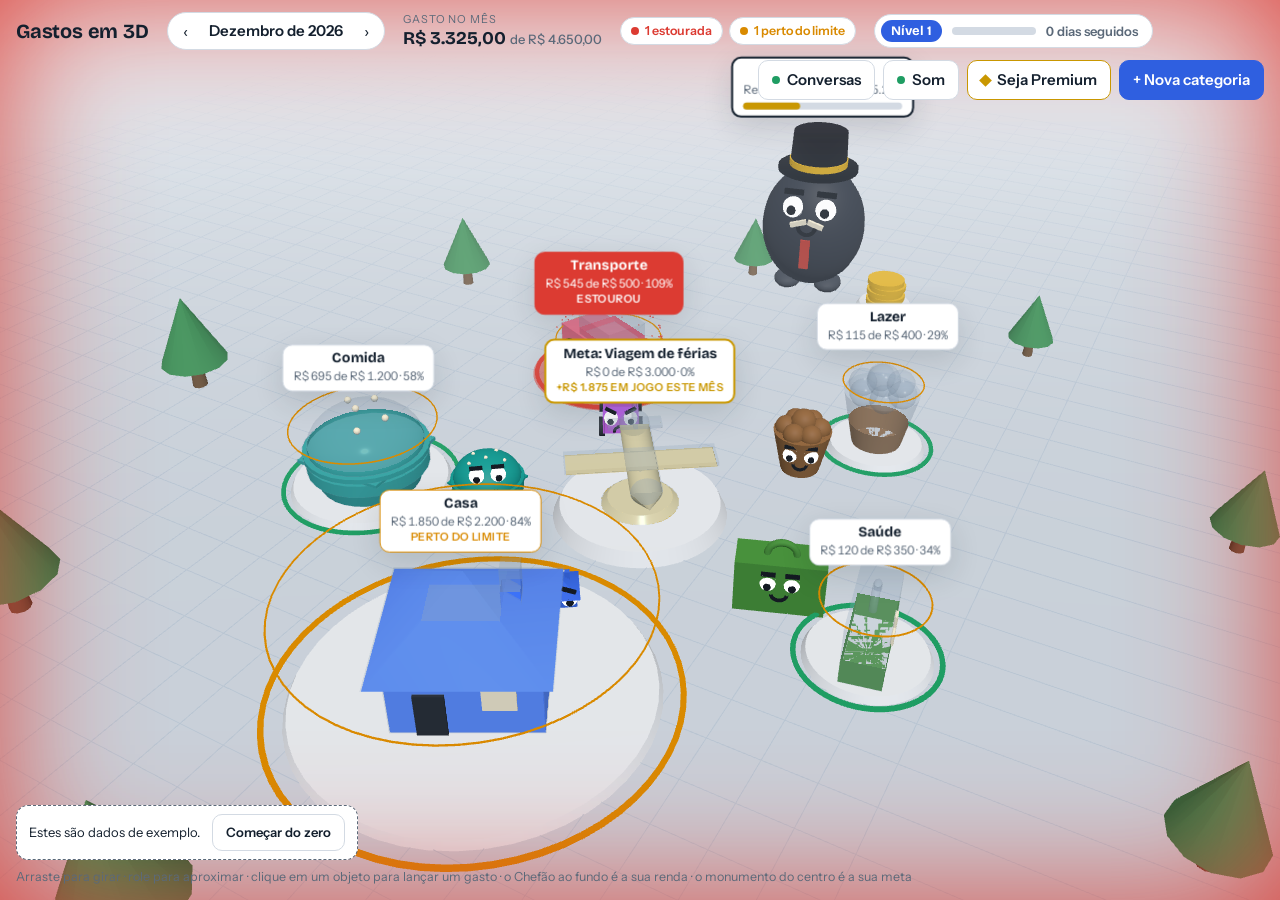
<file: financas3d/index.html>
<!DOCTYPE html>
<html lang="pt-BR">
<head>
<meta charset="utf-8">
<meta name="viewport" content="width=device-width, initial-scale=1, viewport-fit=cover">
<!--CONTEUDO-->
<title>Gastos em 3D</title>
<meta name="claude:viewport-fit-sides" content="cover">
<link rel="stylesheet" href="https://fonts.googleapis.com/css2?family=Bricolage+Grotesque:opsz,wght@12..96,500;12..96,700&family=Instrument+Sans:wght@400;500;600&display=swap">
<style>
/* Layout: a cena 3D ocupa a tela inteira; barra de resumo no topo, painel da categoria
   flutuando à direita (vira folha inferior no celular), rótulos presos aos objetos. */
:root {
  --bg: #e9eef3;          /* céu da cena */
  --floor: #d5dde6;       /* piso */
  --grid: #b9c5d2;
  --surface: #ffffff;     /* painéis */
  --surface-2: #f1f4f8;
  --line: #d3dae3;
  --fg: #14202e;
  --muted: #5b6979;
  --accent: #2f5fe0;
  --on-accent: #ffffff;
  --ok: #1f9d63;
  --warn: #d98a00;
  --crit: #dc3b32;
  --glass: #9fb4c9;
  --ouro: #c99700;
  --shadow: 0 10px 30px rgba(20, 32, 46, .14);
  --display: "Bricolage Grotesque", "Avenir Next", "Segoe UI", sans-serif;
  --body: "Instrument Sans", "Segoe UI", system-ui, sans-serif;
}
@media (prefers-color-scheme: dark) {
  :root:not([data-theme="light"]) {
    --bg: #0c131c; --floor: #121c28; --grid: #22303f; --surface: #162130; --surface-2: #1d2a3b;
    --line: #2b3a4d; --fg: #e8eef5; --muted: #93a2b4; --accent: #6f95ff; --on-accent: #0b1220;
    --ok: #3ccf8a; --warn: #f5b13d; --crit: #ff5d52; --glass: #7f97b0; --ouro: #f2c230;
    --shadow: 0 10px 30px rgba(0, 0, 0, .45); color-scheme: dark;
  }
}
:root[data-theme="dark"] {
  --bg: #0c131c; --floor: #121c28; --grid: #22303f; --surface: #162130; --surface-2: #1d2a3b;
  --line: #2b3a4d; --fg: #e8eef5; --muted: #93a2b4; --accent: #6f95ff; --on-accent: #0b1220;
  --ok: #3ccf8a; --warn: #f5b13d; --crit: #ff5d52; --glass: #7f97b0; --ouro: #f2c230;
  --shadow: 0 10px 30px rgba(0, 0, 0, .45); color-scheme: dark;
}
html, body { height: 100%; }
[hidden] { display: none !important; }
body {
  margin: 0; background: var(--bg); color: var(--fg);
  font: 400 15px/1.45 var(--body); overflow: hidden;
}
*, *::before, *::after { box-sizing: border-box; }
button, input { font: inherit; color: inherit; }
button { cursor: pointer; }
:focus-visible { outline: 2px solid var(--accent); outline-offset: 2px; }
.num { font-variant-numeric: tabular-nums; }

#app { position: relative; height: 100%; overflow: hidden; }
#cena { position: absolute; inset: 0; width: 100%; height: 100%; display: block; touch-action: none; }
#labels { position: absolute; inset: 0; pointer-events: none; overflow: hidden; z-index: 1; }

/* Vinheta de alarme nas bordas da tela */
#vinheta { position: absolute; inset: 0; pointer-events: none; opacity: 0; transition: opacity .6s; }
#vinheta.warn { box-shadow: inset 0 0 110px -20px var(--warn); opacity: .55; }
#vinheta.crit { box-shadow: inset 0 0 150px -10px var(--crit); opacity: 1; animation: pulso 1.3s ease-in-out infinite; }
@keyframes pulso { 50% { opacity: .35; } }

/* Barra superior */
.topo {
  position: absolute; inset: 0 0 auto 0; display: flex; flex-wrap: wrap; align-items: center; gap: 10px 18px;
  padding-block: 12px;
  padding-left: max(16px, env(safe-area-inset-left, 0px));
  padding-right: max(16px, env(safe-area-inset-right, 0px));
  pointer-events: none; z-index: 3;
}
.topo > * { pointer-events: auto; }
.marca { font: 700 20px/1 var(--display); letter-spacing: -.01em; margin: 0; }
.mes { display: flex; align-items: center; gap: 4px; background: var(--surface); border: 1px solid var(--line); border-radius: 999px; padding: 3px; }
.mes button { width: 30px; height: 30px; border: 0; border-radius: 50%; background: transparent; font-size: 16px; line-height: 1; }
.mes button:hover { background: var(--surface-2); }
.mes span { min-width: 9.5em; text-align: center; font-weight: 600; }
.total { display: flex; flex-direction: column; min-width: 0; }
.total small { color: var(--muted); font-size: 11px; letter-spacing: .08em; text-transform: uppercase; }
.total strong { font: 700 18px/1.2 var(--display); }
.total strong span { color: var(--muted); font: 500 13px var(--body); }
.chips { display: flex; flex-wrap: wrap; gap: 6px; }
.chip { display: inline-flex; align-items: center; gap: 6px; padding: 4px 10px; border-radius: 999px; font-size: 12.5px; font-weight: 600; background: var(--surface); border: 1px solid var(--line); }
.chip::before { content: ""; width: 8px; height: 8px; border-radius: 50%; background: currentColor; }
.chip.crit { color: var(--crit); } .chip.warn { color: var(--warn); } .chip.ok { color: var(--ok); }
.acoes { margin-left: auto; display: flex; gap: 8px; }
.btn { border: 1px solid var(--line); background: var(--surface); border-radius: 10px; padding: 8px 13px; font-weight: 600; }
.btn:hover { background: var(--surface-2); }
.btn.primario { background: var(--accent); border-color: var(--accent); color: var(--on-accent); }
.btn.primario:hover { filter: brightness(1.08); background: var(--accent); }
.btn[aria-pressed]::before { content: ""; display: inline-block; width: 8px; height: 8px; border-radius: 50%; margin-right: 7px; border: 2px solid var(--muted); vertical-align: 1px; }
.btn[aria-pressed="true"]::before { background: var(--ok); border-color: var(--ok); }
.btn.ouro { border-color: var(--ouro); }
.btn.ouro::before { content: ""; display: inline-block; width: 9px; height: 9px; margin-right: 7px; background: var(--ouro); transform: rotate(45deg); }
.aviso-plano { margin: 0; padding: 10px 12px; border-radius: 10px; font-weight: 600; background: color-mix(in srgb, var(--ouro) 20%, var(--surface)); }
.precos { display: flex; flex-direction: column; gap: 8px; }
.precos .btn small { display: block; font-weight: 500; opacity: .85; }
.precos a.btn { text-align: center; text-decoration: none; color: var(--on-accent); }
textarea { width: 100%; min-height: 110px; border-radius: 9px; border: 1px solid var(--line); background: var(--surface); color: var(--fg); font: 12px/1.4 ui-monospace, monospace; padding: 8px; }
.btn.perigo { color: var(--crit); }
.btn.bloco { width: 100%; }

/* Rótulos presos aos objetos */
.rotulo {
  position: absolute; left: 0; top: 0; pointer-events: auto; text-align: center; white-space: nowrap;
  background: var(--surface); border: 1px solid var(--line); border-radius: 10px; padding: 5px 10px 6px;
  box-shadow: var(--shadow); will-change: transform;
}
.rotulo b { display: block; font: 700 14px/1.2 var(--display); }
.rotulo span { display: block; font-size: 12px; color: var(--muted); }
.rotulo em { display: block; font-style: normal; font-size: 11px; font-weight: 600; letter-spacing: .04em; text-transform: uppercase; }
.rotulo.ok em { color: var(--ok); }
.rotulo.warn { border-color: var(--warn); } .rotulo.warn em { color: var(--warn); }
.rotulo.crit { border-color: var(--crit); background: var(--crit); color: #fff; }
.rotulo.crit span, .rotulo.crit em { color: #fff; }
.rotulo.sel { outline: 2px solid var(--accent); outline-offset: 2px; }

/* Painel da categoria */
#painel {
  position: absolute; top: var(--topo-h, 76px); bottom: 16px; right: max(16px, env(safe-area-inset-right, 0px)); width: 340px;
  background: var(--surface); border: 1px solid var(--line); border-radius: 16px; box-shadow: var(--shadow);
  display: flex; flex-direction: column; overflow: hidden; z-index: 4;
}
#painel .corpo { overflow-y: auto; padding: 0 18px 18px; display: flex; flex-direction: column; gap: 16px; min-height: 0; }
.cab { display: flex; align-items: center; gap: 10px; padding: 14px 12px 12px 18px; }
.cab i { width: 14px; height: 14px; border-radius: 4px; flex: none; }
.cab h2 { font: 700 20px/1.15 var(--display); margin: 0; flex: 1; min-width: 0; overflow-wrap: anywhere; }
.fechar { border: 0; background: transparent; width: 32px; height: 32px; border-radius: 8px; font-size: 20px; line-height: 1; color: var(--muted); }
.fechar:hover { background: var(--surface-2); }
.situacao { border-radius: 12px; padding: 12px 14px; background: var(--surface-2); display: flex; flex-direction: column; gap: 8px; }
.situacao.warn { background: color-mix(in srgb, var(--warn) 16%, var(--surface)); }
.situacao.crit { background: color-mix(in srgb, var(--crit) 16%, var(--surface)); }
.situacao .valor { font: 700 26px/1.1 var(--display); }
.situacao .valor span { font: 500 13px var(--body); color: var(--muted); }
.situacao p { margin: 0; font-weight: 600; }
.situacao.ok p { color: var(--ok); } .situacao.warn p { color: var(--warn); } .situacao.crit p { color: var(--crit); }
.barra { position: relative; height: 10px; border-radius: 5px; background: var(--line); }
.barra > div { height: 100%; border-radius: 5px; max-width: 100%; transition: width .5s; }
.barra > u { position: absolute; top: -3px; bottom: -3px; width: 2px; background: var(--fg); }
form { display: flex; flex-direction: column; gap: 10px; }
.campos { display: grid; grid-template-columns: 1fr 1fr; gap: 10px; }
.campos .largo { grid-column: 1 / -1; }
label { display: flex; flex-direction: column; gap: 4px; font-size: 12px; font-weight: 600; color: var(--muted); min-width: 0; }
input[type="text"], input[type="date"], select {
  width: 100%; min-width: 0; padding: 9px 10px; border-radius: 9px; border: 1px solid var(--line); background: var(--surface); color: var(--fg); font-size: 15px;
}
input[type="range"] { width: 100%; accent-color: var(--warn); }
.erro { color: var(--crit); font-size: 13px; font-weight: 600; margin: 0; }
h3 { font: 700 13px var(--body); letter-spacing: .08em; text-transform: uppercase; color: var(--muted); margin: 0; }
.lista { list-style: none; margin: 0; padding: 0; display: flex; flex-direction: column; }
.lista li { display: grid; grid-template-columns: 1fr auto auto; gap: 8px; align-items: center; padding: 8px 0; border-top: 1px solid var(--line); }
.lista li div { min-width: 0; overflow-wrap: anywhere; }
.lista small { display: block; color: var(--muted); font-size: 12px; }
.lista .x { border: 0; background: transparent; color: var(--muted); width: 28px; height: 28px; border-radius: 7px; font-size: 16px; }
.lista .x:hover { background: var(--surface-2); color: var(--crit); }
.vazio { color: var(--muted); margin: 0; }
details summary { cursor: pointer; font-weight: 600; padding: 6px 0; }
details form { padding-top: 8px; }

/* Avisos */
#toasts { position: absolute; top: 70px; left: 50%; transform: translateX(-50%); display: flex; flex-direction: column; gap: 8px; width: min(440px, calc(100% - 32px)); pointer-events: none; z-index: 5; }
.toast { pointer-events: auto; display: flex; gap: 10px; align-items: flex-start; padding: 12px 14px; border-radius: 12px; font-weight: 600; box-shadow: var(--shadow); background: var(--surface); border: 1px solid var(--line); animation: entra .25s ease-out; }
.toast.warn { background: var(--warn); border-color: var(--warn); color: #1d1300; }
.toast.crit { background: var(--crit); border-color: var(--crit); color: #fff; }
.toast button { margin-left: auto; border: 0; background: transparent; color: inherit; font-size: 18px; line-height: 1; padding: 0 2px; }
@keyframes entra { from { transform: translateY(-8px); opacity: 0; } }

/* Jogo: nível, XP, missões e recompensas */
.hud { display: flex; align-items: center; gap: 10px; border: 1px solid var(--line); background: var(--surface); border-radius: 999px; padding: 5px 14px 5px 6px; font-weight: 600; }
.hud:hover { background: var(--surface-2); }
.hud b { background: var(--accent); color: var(--on-accent); border-radius: 999px; padding: 3px 10px; font: 700 13px var(--display); white-space: nowrap; }
.hud.pulo { animation: pulo .5s ease-out; }
@keyframes pulo { 40% { transform: scale(1.12); } }
.xpbar { display: block; width: 84px; height: 8px; border-radius: 4px; background: var(--line); overflow: hidden; }
.xpbar i { display: block; height: 100%; background: var(--accent); border-radius: 4px; transition: width .6s; }
.hud span.seq { font-size: 13px; color: var(--muted); white-space: nowrap; }
.nivel-bloco { border-radius: 12px; padding: 14px; background: var(--surface-2); display: flex; flex-direction: column; gap: 8px; }
.nivel-bloco strong { font: 700 22px/1.1 var(--display); }
.nivel-bloco .xpbar { width: 100%; height: 10px; }
.nivel-bloco p { margin: 0; color: var(--muted); }
.nivel-bloco p b { color: var(--fg); }
.jogo-lista { list-style: none; margin: 6px 0 0; padding: 0; display: flex; flex-direction: column; }
.jogo-lista li { display: grid; grid-template-columns: 1fr auto; gap: 2px 10px; padding: 8px 0; border-top: 1px solid var(--line); align-items: baseline; }
.jogo-lista li > div { min-width: 0; }
.jogo-lista small { display: block; color: var(--muted); font-size: 12px; }
.jogo-lista .st { font-size: 12px; font-weight: 600; color: var(--muted); white-space: nowrap; }
.jogo-lista li.ok .st { color: var(--ok); }
.jogo-lista li.falta { color: var(--muted); }
.toast.xp { border-color: var(--accent); }
.toast.nivel { background: var(--accent); border-color: var(--accent); color: var(--on-accent); font-size: 16px; }

.barra.dupla > div:first-child { background: color-mix(in srgb, var(--ouro) 38%, var(--line)); }
.barra.dupla > div + div { position: absolute; inset: 0 auto 0 0; background: var(--ouro); }
.rotulo.chefe { border-width: 2px; border-color: var(--fg); min-width: 170px; }
.rotulo.chefe.warn { border-color: var(--warn); }
.rotulo.chefe .barra { height: 7px; margin-top: 5px; }
.rotulo.chefe.crit .barra { background: rgba(255, 255, 255, .35); }
.rotulo.mini { padding: 3px 9px 4px; border-color: var(--ouro); pointer-events: none; }
.rotulo.mini b { font-size: 12px; }
.rotulo.mini span { font-size: 11px; }
.rotulo.meta { border-color: var(--ouro); border-width: 2px; }
.rotulo.meta em { color: var(--ouro); }
.rotulo.meta.warn em { color: var(--warn); }
.jogo-lista .st.forte { color: var(--fg); font-size: 14px; }
input[type="number"] { width: 100%; min-width: 0; padding: 9px 10px; border-radius: 9px; border: 1px solid var(--line); background: var(--surface); color: var(--fg); font-size: 15px; }

/* Balões de fala dos personagens */
#baloes { position: absolute; inset: 0; pointer-events: none; overflow: hidden; z-index: 2; }
.balao {
  position: absolute; left: 0; top: 0; max-width: 230px; width: max-content; padding: 7px 11px; border-radius: 13px;
  background: var(--surface); border: 2px solid var(--fg); font-weight: 600; font-size: 13px; line-height: 1.3; box-shadow: var(--shadow);
}
.balao::after { content: ""; position: absolute; left: 50%; bottom: -7px; width: 10px; height: 10px; margin-left: -5px; background: var(--surface); border: solid var(--fg); border-width: 0 2px 2px 0; transform: rotate(45deg); }
.balao b { display: block; font: 700 11px var(--body); letter-spacing: .06em; text-transform: uppercase; color: var(--muted); }
.balao.grito { background: var(--crit); border-color: var(--crit); color: #fff; font: 700 17px var(--display); }
.balao.grito::after { background: var(--crit); border-color: var(--crit); }
.toast.oferta { flex-wrap: wrap; align-items: center; }
.toast.oferta span { flex: 1 1 100%; }
.toast.oferta button { margin: 0; border: 1px solid var(--line); background: var(--surface-2); border-radius: 8px; padding: 6px 12px; font-size: 13px; font-weight: 600; }
.toast.oferta button.sim { background: var(--accent); border-color: var(--accent); color: var(--on-accent); }

.rodape { position: absolute; left: max(16px, env(safe-area-inset-left, 0px)); bottom: 14px; z-index: 3; display: flex; flex-direction: column; gap: 8px; align-items: flex-start; max-width: calc(100% - 32px); }
.dica { color: var(--muted); font-size: 12.5px; margin: 0; }
.exemplo { display: flex; flex-wrap: wrap; align-items: center; gap: 8px 12px; background: var(--surface); border: 1px dashed var(--muted); border-radius: 12px; padding: 8px 12px; font-size: 13px; }

@media (max-width: 760px) {
  .marca { font-size: 17px; }
  .acoes { margin-left: 0; flex-wrap: wrap; }
  .btn { white-space: nowrap; padding: 7px 10px; font-size: 13.5px; }
  #painel { top: auto; left: 0; right: 0; bottom: 0; width: auto; max-height: 50%; border-radius: 16px 16px 0 0; border-width: 1px 0 0; padding-bottom: env(safe-area-inset-bottom, 0px); }
  #toasts { top: calc(8px + env(safe-area-inset-top, 0px)); }
  .chips:empty { display: none; }
  .painel-aberto .hud { display: none; }
  .dica { display: none; }
  .painel-aberto .rodape { display: none; }
  .painel-aberto .total, .painel-aberto .chips, .painel-aberto .acoes { display: none; }
}
@media (prefers-reduced-motion: reduce) {
  .hud.pulo { animation: none; }
  #vinheta.crit { animation: none; }
  .toast { animation: none; }
}
</style>

<div id="app">
  <canvas id="cena" aria-label="Cena 3D com um objeto para cada categoria de gasto"></canvas>
  <div id="vinheta"></div>
  <div id="labels"></div>
  <div id="baloes" aria-live="off"></div>

  <header class="topo">
    <h1 class="marca">Gastos em 3D</h1>
    <div class="mes">
      <button type="button" id="mes-ant" aria-label="Mês anterior">‹</button>
      <span id="mes-nome"></span>
      <button type="button" id="mes-prox" aria-label="Próximo mês">›</button>
    </div>
    <div class="total"><small>Gasto no mês</small><strong class="num" id="total"></strong></div>
    <div class="chips" id="chips"></div>
    <button type="button" class="hud" id="hud" title="Ver nível, missões e recompensas"></button>
    <div class="acoes">
      <button type="button" class="btn" id="papo" aria-pressed="true" title="Liga ou pausa as conversas entre os personagens">Conversas</button>
      <button type="button" class="btn" id="som" aria-pressed="true" title="Liga ou desliga os sons de alerta">Som</button>
      <button type="button" class="btn ouro" id="plano">Seja Premium</button>
      <button type="button" class="btn primario" id="nova">+ Nova categoria</button>
    </div>
  </header>

  <div id="toasts" role="status" aria-live="polite"></div>
  <aside id="painel" hidden></aside>

  <div class="rodape">
    <div class="exemplo" id="exemplo" hidden>
      <span>Estes são dados de exemplo.</span>
      <button type="button" class="btn" id="zerar">Começar do zero</button>
    </div>
    <p class="dica">Arraste para girar · role para aproximar · clique em um objeto para lançar um gasto · o Chefão ao fundo é a sua renda · o monumento do centro é a sua meta</p>
  </div>
</div>

<script src="vendor/three.min.js"></script>
<script>
(() => {
'use strict';

/* ---------- Dados ---------- */
const CHAVE = 'gastos3d.v1';
const CORES = ['#3b6ff0', '#11a39a', '#8a5cf0', '#9a6b3f', '#4c9a3f', '#1492c9', '#6b6fd6', '#7d8a2e'];
const brl = new Intl.NumberFormat('pt-BR', { style: 'currency', currency: 'BRL' });
const brl0 = new Intl.NumberFormat('pt-BR', { style: 'currency', currency: 'BRL', maximumFractionDigits: 0 });
const hoje = () => { const d = new Date(); return `${d.getFullYear()}-${String(d.getMonth() + 1).padStart(2, '0')}-${String(d.getDate()).padStart(2, '0')}`; };
const novoId = () => Date.now().toString(36) + Math.random().toString(36).slice(2, 6);
const esc = s => String(s).replace(/[&<>"']/g, c => ({ '&': '&amp;', '<': '&lt;', '>': '&gt;', '"': '&quot;', "'": '&#39;' }[c]));

function exemplo() {
  const m = hoje().slice(0, 7);
  const cats = [
    ['Casa', 2200, [['Aluguel', 1500, '05'], ['Condomínio', 350, '08']]],
    ['Comida', 1200, [['Mercado', 420, '03'], ['Feira', 95, '07'], ['Restaurante', 180, '09']]],
    ['Transporte', 500, [['Combustível', 280, '02'], ['Corridas de app', 265, '10']]],
    ['Lazer', 400, [['Cinema', 60, '06'], ['Streaming', 55, '01']]],
    ['Saúde', 350, [['Farmácia', 120, '04']]],
  ];
  const s = { categorias: [], gastos: [], exemplo: true, som: true, renda: 5200, meta: { nome: 'Viagem de férias', valor: 3000, prazo: 6, tipo: 'viagem', desde: m, inicio: m, base: 0, marcos: {} } };
  cats.forEach(([nome, limite, gs], i) => {
    const id = 'c' + i;
    s.categorias.push({ id, nome, limite, alerta: 0.8, cor: CORES[i % CORES.length] });
    gs.forEach(([desc, valor, dia], j) => s.gastos.push({ id: id + 'g' + j, cat: id, desc, valor, data: `${m}-${dia}` }));
  });
  return s;
}
function carregar() {
  try {
    const s = JSON.parse(localStorage.getItem(CHAVE));
    if (s && Array.isArray(s.categorias) && Array.isArray(s.gastos)) return s;
  } catch (e) { /* sem armazenamento: segue com o exemplo */ }
  return exemplo();
}
function salvar() { try { localStorage.setItem(CHAVE, JSON.stringify(estado)); } catch (e) { /* ignora */ } }

let estado = carregar();
let mes = hoje().slice(0, 7);
let selecionada = null;      // id da categoria aberta no painel, ou 'nova'
let confirmarExclusao = false;

const gastosDe = id => estado.gastos.filter(g => g.cat === id && g.data.startsWith(mes));
const somaDe = id => gastosDe(id).reduce((t, g) => t + g.valor, 0);
function situacao(cat) {
  const gasto = somaDe(cat.id), r = cat.limite > 0 ? gasto / cat.limite : 0;
  const nivel = r >= 1 ? 'crit' : r >= cat.alerta ? 'warn' : 'ok';
  let texto, curto;
  if (r > 1) { texto = `Estourou o limite em ${brl.format(gasto - cat.limite)}`; curto = 'Estourou'; }
  else if (r === 1) { texto = 'Limite atingido'; curto = 'No limite'; }
  else if (nivel === 'warn') { texto = `Perto do limite: restam ${brl.format(cat.limite - gasto)}`; curto = 'Perto do limite'; }
  else { texto = `Restam ${brl.format(cat.limite - gasto)}`; curto = 'Dentro do limite'; }
  return { gasto, r, nivel, texto, curto };
}
function lerValor(txt) {
  let s = String(txt).replace(/[R$\s]/g, '');
  if (s.includes(',')) s = s.replace(/\./g, '').replace(',', '.');
  const n = Number(s);
  return Number.isFinite(n) ? Math.round(n * 100) / 100 : NaN;
}

/* ---------- Jogo: XP, níveis, sequência, missões e conquistas ---------- */
const NIVEIS = [0, 100, 250, 450, 700, 1000, 1400];   // XP mínimo de cada nível (1 a 7)
const TITULOS = ['Iniciante', 'Anotador', 'Organizado', 'Poupador', 'Estrategista', 'Mestre do orçamento', 'Lenda'];
const PREMIOS = { 2: 'Bonés para os personagens', 3: 'Troféu de bronze na praça', 4: 'Troféu de prata', 5: 'Coroas douradas para os personagens', 6: 'Troféu de ouro', 7: 'Estrela dourada sobre a praça' };
const CONQUISTAS = [
  ['primeiro', 'Primeiro passo', 'Lance seu primeiro gasto', j => j.lancados >= 1],
  ['dez', 'Caderno em dia', 'Lance 10 gastos', j => j.lancados >= 10],
  ['cinquenta', 'Contador', 'Lance 50 gastos', j => j.lancados >= 50],
  ['seq3', 'Pegando o ritmo', 'Lance gastos 3 dias seguidos', j => j.melhorSeq >= 3],
  ['seq7', 'Semana perfeita', 'Lance gastos 7 dias seguidos', j => j.melhorSeq >= 7],
  ['seq30', 'Hábito formado', 'Lance gastos 30 dias seguidos', j => j.melhorSeq >= 30],
  ['paz', 'Pacificador', 'Aceite uma ajuda entre categorias', j => j.ajudas >= 1],
  ['azul', 'Tudo no azul', 'Comece o dia com todas as categorias dentro do limite', j => !!j.azul],
  ['arquiteto', 'Arquiteto', 'Crie uma categoria', j => j.criadas >= 1],
  ['chefe', 'Conheça o Chefão', 'Informe sua renda mensal', j => !!j.temRenda],
  ['real', 'Saiu do papel', 'Confirme um sonho realizado na vida real', () => (estado.realizados || []).length >= 1],
  ['destino', 'Com destino', 'Defina uma meta de economia', j => !!j.temMeta],
  ['sonho', 'Sonho realizado', 'Alcance uma meta de economia', j => j.sonhos >= 1],
];
const dataISO = d => `${d.getFullYear()}-${String(d.getMonth() + 1).padStart(2, '0')}-${String(d.getDate()).padStart(2, '0')}`;
const ontem = () => { const d = new Date(); d.setDate(d.getDate() - 1); return dataISO(d); };
const semanaDe = dia => { const d = new Date(dia + 'T12:00:00'); d.setDate(d.getDate() - (d.getDay() + 6) % 7); return dataISO(d); };
const nivelDe = xp => NIVEIS.filter(v => xp >= v).length;
function J() {
  const j = estado.jogo || (estado.jogo = {});
  for (const k of ['xp', 'seq', 'melhorSeq', 'lancados', 'ajudas', 'criadas', 'sonhos']) j[k] = j[k] || 0;
  j.nivel = j.nivel || 1; j.missoes = j.missoes || {}; j.conquistas = j.conquistas || {};
  return j;
}
// Missões se renovam todo dia / toda semana e são medidas pelos gastos realmente lançados.
function missoes() {
  const h = hoje(), sem = semanaDe(h), meus = estado.gastos.filter(g => g.criado), deHoje = meus.filter(g => g.criado === h);
  const dias = new Set(meus.filter(g => semanaDe(g.criado) === sem).map(g => g.criado)).size;
  return [
    { id: 'd1:' + h, nome: 'Lance um gasto hoje', feito: Math.min(1, deHoje.length), meta: 1, xp: 15 },
    { id: 'd2:' + h, nome: 'Lance gastos em 2 categorias diferentes hoje', feito: Math.min(2, new Set(deHoje.map(g => g.cat)).size), meta: 2, xp: 20 },
    { id: 's1:' + sem, nome: 'Lance gastos em 4 dias desta semana', feito: Math.min(4, dias), meta: 4, xp: 50 },
  ];
}
let ganhos = [], faseSubiu = false;
function ganhar(xp, motivo) { J().xp += xp; ganhos.push([xp, motivo]); }
function conferirJogo() {
  const j = J(), atuais = missoes();
  for (const m of atuais) if (m.feito >= m.meta && !j.missoes[m.id]) { j.missoes[m.id] = true; ganhar(m.xp, `missão "${m.nome}"`); }
  for (const k of Object.keys(j.missoes)) if (!atuais.some(m => m.id === k)) delete j.missoes[k];
  const m = estado.meta, mi = calcularMeta();
  if (m && mi) {                              // marcos da meta: 25%, 50%, 75% e 100% do valor já garantido
    m.marcos = m.marcos || {};
    for (const k of [25, 50, 75]) if (mi.prog / m.valor * 100 >= k && !m.marcos[k]) { m.marcos[k] = true; ganhar(50, `${k}% da meta`); }
    if (mi.alcancada && !m.marcos[100]) {
      m.marcos[100] = true; j.sonhos++; ganhar(200, 'meta alcançada');
      aviso(`Meta alcançada: ${m.nome}! Você guardou ${brl0.format(m.valor)}.`, 'nivel');
      if (monumento) estourar(monumento.x, 3, monumento.z); bip('nivel');
    }
  }
  const fz = faseCalculada(); j.fase = j.fase || 1;
  if (!estado.exemplo && fz > j.fase) {         // nova fase da vida financeira: a praça muda
    const ganhou = []; for (let n = j.fase + 1; n <= fz; n++) { ganhar(100, `fase "${FASES[n - 1][0]}"`); ganhou.push(FASES[n - 1][2]); }
    aviso(`Nova fase da vida financeira: ${FASES[fz - 1][0]}! A praça ganhou: ${ganhou.join(', ')}.`, 'nivel');
    j.fase = fz; faseSubiu = true;
  }
  for (const [id, nome, , teste] of CONQUISTAS) if (!j.conquistas[id] && teste(j)) { j.conquistas[id] = true; ganhar(30, `conquista "${nome}"`); }
}
function fecharGanhos() {
  conferirJogo();
  const j = J();
  if (ganhos.length) {
    aviso(`+${ganhos.reduce((t, g) => t + g[0], 0)} XP · ${ganhos.map(g => g[1]).join(', ')}`, 'xp');
    ganhos = [];
    $('hud').classList.remove('pulo'); void $('hud').offsetWidth; $('hud').classList.add('pulo');
  }
  if (faseSubiu) { faseSubiu = false; salvar(); montarCena(); focar(); estourar(orbita.alvoDesejado.x, 2.5, orbita.alvoDesejado.z); bip('nivel'); }
  const nv = nivelDe(j.xp);
  if (nv > j.nivel) {
    const novos = []; for (let n = j.nivel + 1; n <= nv; n++) novos.push(PREMIOS[n]);
    aviso(`Nível ${nv}: ${TITULOS[nv - 1]}! ${novos.length > 1 ? 'Recompensas liberadas' : 'Recompensa liberada'}: ${novos.join(', ')}.`, 'nivel');
    j.nivel = nv; salvar(); montarCena(); focar();
    estourar(orbita.alvoDesejado.x, 2.5, orbita.alvoDesejado.z); bip('nivel');
  }
  salvar(); atualizar();
}
// Chamado a cada gasto lançado: XP (até 5 gastos por dia), sequência de dias e bônus do primeiro do dia.
function pontuarGasto() {
  const j = J(), h = hoje();
  j.lancados++;
  if (j.xpDia !== h) { j.xpDia = h; j.nDia = 0; }
  if (j.nDia < 5) { j.nDia++; ganhar(10, 'gasto lançado'); }
  if (j.ultimoDia !== h) {
    j.seq = j.ultimoDia === ontem() ? j.seq + 1 : 1; j.ultimoDia = h; j.melhorSeq = Math.max(j.melhorSeq, j.seq);
    ganhar(15, 'primeiro gasto do dia');
    if (j.seq > 1) ganhar(Math.min(50, j.seq * 5), `${j.seq} dias seguidos`);
  }
  fecharGanhos();
}
// Uma vez por dia, ao abrir: bônus por cada categoria dentro do limite (não vale para os dados de exemplo).
function bonusDoDia() {
  const j = J(), h = hoje();
  if (j.ultimoDia && j.ultimoDia < ontem()) j.seq = 0;
  if (j.bonusDia === h || estado.exemplo || !estado.categorias.length) return;
  j.bonusDia = h;
  const ok = estado.categorias.filter(c => situacao(c).nivel === 'ok').length;
  if (ok) ganhar(5 * ok, `${ok} ${ok > 1 ? 'categorias' : 'categoria'} dentro do limite hoje`);
  if (ok === estado.categorias.length && ok >= 3) j.azul = true;
  fecharGanhos();
}

/* ---------- Assinatura: plano Grátis x Premium ---------- */
// ATENÇÃO: aqui o plano fica guardado só no navegador. Para vender de verdade, `premium()` precisa
// consultar um servidor que confirme o pagamento; do contrário qualquer pessoa libera o Premium sozinha.
const PLANO = { mensal: 12.9, anual: 99.9, maxCategorias: 5 };
const CHECKOUT = { mensal: '', anual: '' };   // links de pagamento (preencher quando a cobrança estiver conectada)
const premium = () => estado.plano === 'premium';
let motivoPlano = '';
function abrirPlano(motivo) { motivoPlano = motivo || ''; selecionar('plano'); }
const mesAnterior = () => { const d = new Date(); d.setDate(1); d.setMonth(d.getMonth() - 1); return dataISO(d).slice(0, 7); };
function gastosCSV() {
  const nomes = new Map(estado.categorias.map(c => [c.id, c.nome])), q = t => `"${String(t).replace(/"/g, '""')}"`;
  return ['data;categoria;descricao;valor'].concat(estado.gastos.slice().sort((a, b) => a.data.localeCompare(b.data))
    .map(g => [g.data, q(nomes.get(g.cat) || ''), q(g.desc || ''), g.valor.toFixed(2).replace('.', ',')].join(';'))).join('\n');
}

/* ---------- Chefão: a renda (dinheiro que entra) ---------- */
const entradasDe = m => (estado.entradas || []).filter(e => e.data.startsWith(m));
const rendaDe = m => (estado.renda || 0) + entradasDe(m).reduce((t, e) => t + e.valor, 0);
const gastoDoMes = m => estado.gastos.reduce((t, g) => t + (g.data.startsWith(m) ? g.valor : 0), 0);
function situacaoChefe() {
  const renda = rendaDe(mes), gasto = gastoDoMes(mes), resto = renda - gasto, limites = estado.categorias.reduce((t, c) => t + c.limite, 0);
  return { renda, gasto, resto, limites, f: renda > 0 ? Math.max(0, resto / renda) : 0, nivel: renda <= 0 ? 'ok' : resto <= 0 ? 'crit' : resto < renda * 0.2 ? 'warn' : 'ok' };
}

/* ---------- Espelho da vida real: histórico, saldo guardado e fases da vida financeira ---------- */
// Nada aqui se compra: tudo vem do que a pessoa fez de verdade (meses fechados com gastos lançados).
function historico() {
  const atual = hoje().slice(0, 7), porMes = {};
  for (const g of estado.gastos) {
    const k = g.data.slice(0, 7); if (k > atual) continue;
    const x = porMes[k] || (porMes[k] = { t: 0, dias: new Set() }); x.t += g.valor; x.dias.add(g.data);
  }
  const limites = estado.categorias.reduce((t, c) => t + c.limite, 0), entra = k => rendaDe(k) > 0 ? rendaDe(k) : limites;
  const fechados = Object.entries(porMes).filter(([k, x]) => k < atual && x.dias.size >= DIAS_MIN)
    .map(([k, x]) => ({ mes: k, gasto: x.t, entra: entra(k), sobra: entra(k) - x.t })).sort((a, b) => a.mes.localeCompare(b.mes));
  const guardado = fechados.reduce((t, f) => t + f.sobra, 0), usado = (estado.realizados || []).reduce((t, r) => t + r.valor, 0);
  return { fechados, guardado, livre: guardado - usado, azuis: fechados.filter(f => f.sobra > 0).length,
    gastoMedio: fechados.length ? fechados.reduce((t, f) => t + f.gasto, 0) / fechados.length : limites };
}
// Fases medidas em meses de despesa, não em reais: valem igual para qualquer renda.
const FASES = [
  ['Começo', 'Anote seus gastos', ''],
  ['Plano fechado', 'Informe a renda ao Chefão e deixe a soma dos limites dentro dela', 'Árvores na praça'],
  ['Primeiro mês no azul', 'Feche um mês gastando menos do que entrou', 'Postes de luz'],
  ['Três meses no azul', 'Feche três meses com sobra', 'Fonte'],
  ['Colchão de 1 mês', 'Tenha guardado o equivalente a 1 mês das suas despesas', 'Cofre da reserva'],
  ['Reserva de 3 meses', 'Tenha guardado o equivalente a 3 meses de despesas', 'Cofre de ouro'],
  ['Reserva de 6 meses', 'Tenha guardado o equivalente a 6 meses de despesas', 'Fogos de artifício'],
];
function faseCalculada() {
  const h = historico(), atual = hoje().slice(0, 7), limites = estado.categorias.reduce((t, c) => t + c.limite, 0);
  const meses = h.gastoMedio > 0 && h.fechados.length ? h.livre / h.gastoMedio : 0;
  const testes = [estado.categorias.length > 0 && rendaDe(atual) > 0 && limites <= rendaDe(atual), h.azuis >= 1, h.azuis >= 3, meses >= 1, meses >= 3, meses >= 6];
  let f = 1; for (const ok of testes) { if (!ok) break; f++; }
  return f;
}
const faseAtual = () => Math.max(J().fase || 1, faseCalculada());   // fase alcançada não se perde
// Fechamento: cada mês encerrado rende XP pela porcentagem da renda que sobrou (10% guardados = 100 XP).
function fecharMeses() {
  if (estado.exemplo) return;
  const j = J(); j.fechados = j.fechados || {};
  for (const f of historico().fechados) if (!j.fechados[f.mes]) {
    j.fechados[f.mes] = true;
    const pc = f.entra > 0 ? f.sobra / f.entra * 100 : 0, nome = new Date(f.mes + '-15T12:00:00').toLocaleDateString('pt-BR', { month: 'long' });
    if (f.sobra > 0) ganhar(Math.min(200, Math.max(10, Math.round(pc * 10))), `${nome} fechado com ${Math.round(pc)}% da renda guardada`);
    else aviso(`${nome[0].toUpperCase() + nome.slice(1)} fechou no vermelho: faltaram ${brl0.format(-f.sobra)}.`, 'warn');
  }
}

/* ---------- Meta de economia: o objetivo do jogo ---------- */
const DIAS_MIN = 8;   // um mês só entra no cofre se houver gastos lançados em pelo menos 8 dias dele
const META_TIPOS = { viagem: ['Viagem', 'aviao'], casa: ['Casa própria', 'casa'], carro: ['Carro', 'carro'], reserva: ['Reserva de emergência', 'porquinho'], outro: ['Outro objetivo', 'moedas'] };
// Sobra de cada mês = renda - gastos (ou soma dos limites - gastos, enquanto a renda não foi informada). Meses fechados ficam garantidos; o mês atual fica "em jogo".
function calcularMeta() {
  const m = estado.meta; if (!m) return null;
  const atual = hoje().slice(0, 7), porMes = {};
  for (const g of estado.gastos) {
    const k = g.data.slice(0, 7); if (k < m.desde || k > atual) continue;
    const x = porMes[k] || (porMes[k] = { t: 0, dias: new Set() }); x.t += g.valor; x.dias.add(g.data);
  }
  const limites = estado.categorias.reduce((t, c) => t + c.limite, 0), entra = k => rendaDe(k) > 0 ? rendaDe(k) : limites, lim = entra(atual);
  let guardado = 0, fora = 0;
  for (const [k, x] of Object.entries(porMes)) if (k < atual) { if (x.dias.size >= DIAS_MIN) guardado += entra(k) - x.t; else fora++; }
  const mesA = porMes[atual] || { t: 0, dias: new Set() };
  const prog = Math.max(0, guardado - (m.base || 0)), previsto = lim - mesA.t, restante = Math.max(0, m.valor - prog);
  const [a1, m1] = m.inicio.split('-').map(Number), [a2, m2] = atual.split('-').map(Number);
  const mesesRest = Math.max(1, m.prazo - ((a2 - a1) * 12 + m2 - m1)), porMesNec = restante / mesesRest;
  const d = new Date(), diasRest = new Date(d.getFullYear(), d.getMonth() + 1, 0).getDate() - d.getDate() + 1;
  return { prog, previsto, restante, mesesRest, porMesNec, diasRest, fora, dias: mesA.dias.size,
    tetoDia: (lim - porMesNec - mesA.t) / diasRest, alcancada: prog >= m.valor,
    ritmo: restante === 0 || previsto >= porMesNec ? 'ok' : previsto > 0 ? 'warn' : 'crit',
    f1: Math.min(1, prog / m.valor), f2: Math.min(1, (prog + Math.max(0, previsto)) / m.valor) };
}
function formMeta(m) {
  return `<form id="f-meta" novalidate>
    <label>O que você quer conquistar?<input type="text" id="m-nome" maxlength="28" placeholder="Ex.: Viagem de férias" value="${m ? esc(m.nome) : ''}" autocomplete="off"></label>
    <div class="campos">
      <label>Quanto custa (R$)<input type="text" id="m-valor" inputmode="decimal" placeholder="0,00" value="${m ? m.valor.toLocaleString('pt-BR', { minimumFractionDigits: 2 }) : ''}" autocomplete="off"></label>
      <label>Em quantos meses<input type="number" id="m-prazo" min="1" max="120" value="${m ? m.prazo : 6}"></label>
    </div>
    <label>Tipo<select id="m-tipo">${Object.entries(META_TIPOS).map(([v, [n]]) => `<option value="${v}"${m && m.tipo === v ? ' selected' : ''}>${n}</option>`).join('')}</select></label>
    <p class="erro" id="m-erro" hidden></p>
    <button type="submit" class="btn primario bloco">${m ? 'Salvar meta' : 'Começar a guardar'}</button>
  </form>`;
}

/* ---------- Som e avisos ---------- */
let audio = null;
function bip(nivel) {
  if (!estado.som) return;
  try {
    audio = audio || new (window.AudioContext || window.webkitAudioContext)();
    const notas = nivel === 'crit' ? [880, 660, 880, 660] : nivel === 'nivel' ? [523, 659, 784, 1047] : [660, 784];
    notas.forEach((f, i) => {
      const o = audio.createOscillator(), g = audio.createGain(), t = audio.currentTime + i * 0.16;
      o.type = nivel === 'crit' ? 'square' : 'sine'; o.frequency.value = f;
      g.gain.setValueAtTime(0.0001, t); g.gain.exponentialRampToValueAtTime(0.12, t + 0.02); g.gain.exponentialRampToValueAtTime(0.0001, t + 0.14);
      o.connect(g).connect(audio.destination); o.start(t); o.stop(t + 0.15);
    });
  } catch (e) { /* sem áudio */ }
}
const $ = id => document.getElementById(id);
function aviso(msg, nivel = '') {
  const el = document.createElement('div');
  el.className = 'toast ' + nivel;
  el.innerHTML = `<span>${esc(msg)}</span><button type="button" aria-label="Fechar aviso">×</button>`;
  el.querySelector('button').onclick = () => el.remove();
  $('toasts').append(el);
  while ($('toasts').children.length > 4) $('toasts').firstChild.remove();
  setTimeout(() => el.remove(), nivel ? 8000 : 4000);
}

/* ---------- Cena 3D ---------- */
const canvas = $('cena'), app = $('app');
const renderer = new THREE.WebGLRenderer({ canvas, antialias: true });
renderer.localClippingEnabled = true;
renderer.setPixelRatio(Math.min(window.devicePixelRatio || 1, 2));
const scene = new THREE.Scene();
scene.fog = new THREE.Fog(0xffffff, 22, 60);
const camera = new THREE.PerspectiveCamera(42, 1, 0.1, 200);
scene.add(new THREE.HemisphereLight(0xffffff, 0x8899aa, 1.5));
const sol = new THREE.DirectionalLight(0xffffff, 1.6); sol.position.set(6, 12, 8); scene.add(sol);

const matPiso = new THREE.MeshStandardMaterial({ roughness: 0.95 });
const piso = new THREE.Mesh(new THREE.CircleGeometry(70, 64), matPiso);
piso.rotation.x = -Math.PI / 2; scene.add(piso);
let grade = null;
const corTema = { ok: new THREE.Color(), warn: new THREE.Color(), crit: new THREE.Color(), glass: new THREE.Color(), fg: new THREE.Color() };

function aplicarTema() {
  const cs = getComputedStyle(document.documentElement), v = n => cs.getPropertyValue(n).trim();
  scene.background = new THREE.Color(v('--bg')); scene.fog.color.set(v('--bg'));
  matPiso.color.set(v('--floor'));
  if (grade) { scene.remove(grade); grade.geometry.dispose(); }
  grade = new THREE.GridHelper(60, 60, v('--grid'), v('--grid')); grade.position.y = 0.01; scene.add(grade);
  for (const k of ['ok', 'warn', 'crit', 'glass', 'fg']) corTema[k].set(v('--' + k));
  if (chefao) chefao.base.material.color.set(v('--surface-2'));
  if (monumento) { monumento.ped.material.color.set(v('--surface-2')); if (monumento.matF) monumento.matF.color.copy(corTema.glass); }
  tanques.forEach(t => { t.matFantasma.color.copy(corTema.glass); t.aroAlerta.material.color.copy(corTema.warn); t.base.material.color.set(v('--surface-2')); });
}

const tanques = new Map();   // id -> objetos 3D e estado da animação
let decor = new THREE.Group(), faseCena = 1, estrela = null;
const marcos3d = [];   // monumentos dos sonhos realizados (posição + rótulo)
// Chefão: personagem grande ao fundo; a pilha de moedas ao lado é o que resta da renda do mês
let chefao = null;
const moedasVoo = [];
function montarChefao(x, z) {
  if (chefao) scene.remove(chefao.grupo);
  const g = new THREE.Group(), corpo = new THREE.Group(); g.position.set(x, 0, z);
  const mat = new THREE.MeshStandardMaterial({ color: 0x2b3442, roughness: 0.6 }), ouro = new THREE.MeshStandardMaterial({ color: 0xf7c62f, emissive: 0x6b4a00, metalness: 0.25, roughness: 0.3 });
  const M = (geo, px, py, pz, m) => { const o = new THREE.Mesh(geo, m || mat); o.position.set(px, py, pz); corpo.add(o); return o; };
  M(new THREE.SphereGeometry(0.55, 28, 20), 0, 0.7, 0).scale.set(1, 1.2, 0.9);
  for (const l of [-1, 1]) M(new THREE.SphereGeometry(0.15, 12, 10), l * 0.22, 0.08, 0.08).scale.set(1, 0.6, 1.3);
  M(new THREE.BoxGeometry(0.1, 0.32, 0.04), 0, 0.56, 0.49, new THREE.MeshStandardMaterial({ color: 0xd13b33, roughness: 0.6 }));          // gravata
  M(new THREE.CylinderGeometry(0.42, 0.42, 0.04, 28), 0, 1.34, 0, matPreto); M(new THREE.CylinderGeometry(0.28, 0.3, 0.38, 28), 0, 1.54, 0, matPreto);   // cartola
  M(new THREE.CylinderGeometry(0.306, 0.306, 0.07, 28), 0, 1.41, 0, ouro);
  const partes = { mat, sobr: [], bocaY: 0.8 };
  for (const l of [-1, 1]) {
    M(new THREE.SphereGeometry(0.11, 16, 12), l * 0.17, 1.03, 0.39, matOlho); M(new THREE.SphereGeometry(0.05, 12, 10), l * 0.175, 1.03, 0.485, matPreto);
    const sob = M(new THREE.BoxGeometry(0.2, 0.05, 0.04), l * 0.17, 1.2, 0.4, matPreto); sob.userData.lado = l; partes.sobr.push(sob);
    M(new THREE.BoxGeometry(0.17, 0.05, 0.04), l * 0.09, 0.9, 0.5, matClaro).rotation.z = -l * 0.3;   // bigode
  }
  partes.boca = M(new THREE.TorusGeometry(0.09, 0.022, 8, 16, Math.PI), 0, 0.8, 0.5, matPreto);
  corpo.scale.setScalar(2.6); g.add(corpo);
  const base = new THREE.Mesh(new THREE.CylinderGeometry(0.7, 0.8, 0.14, 32), new THREE.MeshStandardMaterial({ roughness: 0.6 })); base.position.set(2.4, 0.07, 0.3); g.add(base);
  const pilha = [];
  for (let i = 0; i < 12; i++) { const c = new THREE.Mesh(new THREE.CylinderGeometry(0.5, 0.5, 0.13, 28), ouro); c.position.set(2.4 + (i % 2 ? 0.03 : -0.03), 0.21 + i * 0.145, 0.3); g.add(c); pilha.push(c); }
  const hit = new THREE.Mesh(new THREE.CylinderGeometry(1.7, 1.7, 4.4, 16), new THREE.MeshBasicMaterial({ transparent: true, opacity: 0, depthWrite: false }));
  hit.position.set(0.5, 2.2, 0); hit.userData.id = 'chefe'; g.add(hit);
  chefao = { grupo: g, corpo, partes, pilha, base, hit, x, z, mostradas: 12 };
  scene.add(g);
}
function animarChefao(s, dt, w, h) {
  const c = chefao; if (!c) return;
  const st = situacaoChefe(), u = c.partes, bravo = st.nivel === 'crit';
  u.sobr.forEach(sb => { sb.rotation.z = bravo ? sb.userData.lado * 0.55 : st.nivel === 'warn' ? -sb.userData.lado * 0.4 : 0; });
  u.boca.rotation.z = st.nivel === 'ok' ? Math.PI : 0; u.boca.scale.y = st.nivel === 'warn' ? 0.25 : 1; u.boca.position.y = u.bocaY + (st.nivel === 'ok' ? 0.07 : 0);
  u.mat.emissive.copy(corTema.crit); u.mat.emissiveIntensity = bravo ? 0.3 + 0.25 * Math.sin(s * 8) : 0;
  c.corpo.position.y = reduzMovimento ? 0 : bravo ? Math.abs(Math.sin(s * 8)) * 0.12 : Math.max(0, Math.sin(s * 1.8)) * 0.05;
  c.corpo.rotation.y = Math.atan2(camera.position.x - c.x, camera.position.z - c.z) * 0.6;
  const alvo = st.renda > 0 ? Math.ceil(st.f * 12) : 0;                       // moedas somem aos poucos
  c.mostradas += Math.sign(alvo - c.mostradas) * Math.min(Math.abs(alvo - c.mostradas), dt * 10);
  c.pilha.forEach((m, i) => { m.visible = i < Math.round(c.mostradas); });
  if (c.rotulo) {
    tmp.set(c.x, 4.9, c.z).project(camera);
    c.rotulo.style.visibility = tmp.z > 1 ? 'hidden' : 'visible';
    c.rotulo.style.transform = `translate(-50%,-100%) translate(${((tmp.x * 0.5 + 0.5) * w).toFixed(1)}px,${((-tmp.y * 0.5 + 0.5) * h).toFixed(1)}px)`;
    c.rotulo.style.zIndex = String(Math.round((1 - tmp.z) * 10000));
  }
  for (let i = moedasVoo.length - 1; i >= 0; i--) {                            // dia de pagamento: moedas voam até cada categoria
    const v = moedasVoo[i]; v.t += dt / 1.1;
    if (v.t >= 1) { scene.remove(v.m); moedasVoo.splice(i, 1); continue; }
    if (v.t > 0) { v.m.visible = true; v.m.position.lerpVectors(v.de, v.para, v.t); v.m.position.y += Math.sin(v.t * Math.PI) * 4; v.m.rotation.x += dt * 10; }
  }
}
function diaDePagamento() {
  if (!chefao) return;
  balao('chefe', 'Dia de pagamento!', true); setTimeout(() => tiraBalao('chefe'), 2600); bip('nivel');
  if (reduzMovimento) return;
  let i = 0;
  tanques.forEach(t => { for (let k = 0; k < 3; k++) {
    const m = new THREE.Mesh(new THREE.CylinderGeometry(0.24, 0.24, 0.07, 20), chefao.pilha[0].material); m.visible = false; scene.add(m);
    moedasVoo.push({ m, t: -(i++) * 0.07, de: new THREE.Vector3(chefao.x + 2.4, 2, chefao.z + 0.3), para: new THREE.Vector3(t.x, t.h * 0.6, t.z) });
  } });
}
// Monumento da meta: o objeto do sonho, que se enche de ouro conforme o dinheiro guardado
let monumento = null, metaInfo = null;
function montarMeta(x, z) {
  if (monumento) scene.remove(monumento.grupo);
  const m = estado.meta, g = new THREE.Group(); g.position.set(x, 0, z);
  const ped = new THREE.Mesh(new THREE.CylinderGeometry(1.7, 1.85, 0.3, 48), new THREE.MeshStandardMaterial({ roughness: 0.6 })); ped.position.y = 0.15;
  const hit = new THREE.Mesh(new THREE.CylinderGeometry(1.7, 1.7, 3.4, 16), new THREE.MeshBasicMaterial({ transparent: true, opacity: 0, depthWrite: false }));
  hit.position.y = 1.7; hit.userData.id = 'meta'; g.add(ped, hit);
  monumento = { grupo: g, hit, ped, x, z, h: 1.2, f1: 0, f2: 0 };
  if (m) {
    const forma = (META_TIPOS[m.tipo] || META_TIPOS.outro)[1], lados = { side: THREE.DoubleSide, roughness: 0.3 };
    const p1 = new THREE.Plane(new THREE.Vector3(0, -1, 0), 0.3), p2 = p1.clone();
    const ouro = new THREE.MeshStandardMaterial({ color: 0xf7c62f, emissive: 0x6b4a00, metalness: 0.25, clippingPlanes: [p1], ...lados });
    const emJogo = new THREE.MeshStandardMaterial({ color: 0xfbe7a6, clippingPlanes: [p2], ...lados });
    const matF = new THREE.MeshStandardMaterial({ transparent: true, opacity: 0.3, roughness: 0.2, depthWrite: false });
    const a = construirForma(forma, ouro, 0), b = construirForma(forma, emJogo, 0), c = construirForma(forma, matF, 1);
    const dim = new THREE.Box3().setFromObject(a).getSize(new THREE.Vector3()), k = Math.min(3.2 / dim.y, 3.2 / Math.max(dim.x, dim.z));
    a.scale.setScalar(k); b.scale.setScalar(k * 0.992); c.scale.setScalar(k * 1.012); c.traverse(o => { o.renderOrder = 2; });
    const mod = new THREE.Group(); mod.add(a, b, c); mod.position.y = 0.3; mod.rotation.y = 0.6; g.add(mod);
    Object.assign(monumento, { p1, p2, ouro, matF, h: dim.y * k });
  }
  scene.add(g);
}
function animarMeta(s, dt, w, h) {
  const mo = monumento; if (!mo) return;
  if (mo.p1) {
    const k = 1 - Math.exp(-dt * 2.5), mi = metaInfo || { f1: 0, f2: 0 };
    mo.f1 += (mi.f1 - mo.f1) * k; mo.f2 += (mi.f2 - mo.f2) * k;
    mo.p1.constant = 0.3 + mo.f1 * mo.h + 0.002; mo.p2.constant = 0.3 + mo.f2 * mo.h + 0.002;
    mo.ouro.emissiveIntensity = mi.alcancada ? 1.2 + 0.8 * Math.sin(s * 4) : 1;
  }
  for (const mk of marcos3d) if (mk.el) {
    tmp.set(mk.x, 2.2, mk.z).project(camera);
    mk.el.style.visibility = tmp.z > 1 ? 'hidden' : 'visible';
    mk.el.style.transform = `translate(-50%,-100%) translate(${((tmp.x * 0.5 + 0.5) * w).toFixed(1)}px,${((-tmp.y * 0.5 + 0.5) * h).toFixed(1)}px)`;
    mk.el.style.zIndex = String(Math.round((1 - tmp.z) * 10000));
  }
  if (mo.rotulo) {
    tmp.set(mo.x, 0.3 + mo.h + 0.5, mo.z).project(camera);
    mo.rotulo.style.visibility = tmp.z > 1 ? 'hidden' : 'visible';
    mo.rotulo.style.transform = `translate(-50%,-100%) translate(${((tmp.x * 0.5 + 0.5) * w).toFixed(1)}px,${((-tmp.y * 0.5 + 0.5) * h).toFixed(1)}px)`;
    mo.rotulo.style.zIndex = String(Math.round((1 - tmp.z) * 10000));
  }
}
// Confete (subida de nível) e fogos (recompensa do nível 7)
const N_CONF = 160, confVel = new Float32Array(N_CONF * 3);
const confete = new THREE.Points(new THREE.BufferGeometry()
  .setAttribute('position', new THREE.BufferAttribute(new Float32Array(N_CONF * 3), 3))
  .setAttribute('color', new THREE.BufferAttribute(new Float32Array(N_CONF * 3), 3)),
  new THREE.PointsMaterial({ size: 0.24, vertexColors: true, transparent: true }));
confete.visible = false; confete.frustumCulled = false; scene.add(confete);
let confVida = 0, proximoFogo = 8;
function estourar(x, y, z) {
  const p = confete.geometry.attributes.position, c = confete.geometry.attributes.color, cor = new THREE.Color();
  for (let i = 0; i < N_CONF; i++) {
    const a = Math.random() * Math.PI * 2, e = Math.random() * Math.PI - Math.PI / 2, v = 3 + Math.random() * 5;
    p.setXYZ(i, x, y, z);
    confVel.set([Math.cos(a) * Math.cos(e) * v, Math.sin(e) * v + 4, Math.sin(a) * Math.cos(e) * v], i * 3);
    cor.setHSL(Math.random(), 0.85, 0.58); c.setXYZ(i, cor.r, cor.g, cor.b);
  }
  p.needsUpdate = c.needsUpdate = true; confVida = 2.6; confete.visible = true;
}
function animarConfete(s, dt) {
  if (estrela && !reduzMovimento) { estrela.rotation.y = s * 0.8; estrela.position.y = 7.5 + Math.sin(s * 1.3) * 0.3; }
  if (confVida > 0) {
    confVida -= dt;
    const p = confete.geometry.attributes.position;
    for (let i = 0; i < N_CONF; i++) {
      confVel[i * 3 + 1] -= 9 * dt;
      p.setXYZ(i, p.getX(i) + confVel[i * 3] * dt, Math.max(0.05, p.getY(i) + confVel[i * 3 + 1] * dt), p.getZ(i) + confVel[i * 3 + 2] * dt);
    }
    p.needsUpdate = true; confete.material.opacity = Math.min(1, Math.max(0, confVida));
    if (confVida <= 0) confete.visible = false;
  } else if (faseCena >= 7 && s > proximoFogo && !reduzMovimento) {
    proximoFogo = s + 5 + Math.random() * 4;
    estourar((Math.random() - 0.5) * 14, 6 + Math.random() * 3, (Math.random() - 0.5) * 14);
  }
}
const moedas = [];
const reduzMovimento = window.matchMedia('(prefers-reduced-motion: reduce)').matches;
const N_GOTAS = 70;

function montarCena() {
  const niveis = new Map([...tanques].map(([id, t]) => [id, t.nivel]));
  cancelarCena();
  tanques.forEach(t => { scene.remove(t.grupo); scene.remove(t.boneco); });
  tanques.clear();
  const nv = nivelDe(J().xp); let maiorRad = 1;
  const n = estado.categorias.length, raio = n <= 1 ? 0 : Math.max(5.6, n * 1.2);
  const maior = Math.max(1, ...estado.categorias.map(c => c.limite));
  estado.categorias.forEach((cat, i) => {
    const ang = Math.PI / 2 + (i / n) * Math.PI * 2;
    const forma = formaDe(cat), escala = 1.7 + 0.9 * (cat.limite / maior);
    const grupo = new THREE.Group();
    grupo.position.set(Math.cos(ang) * raio, 0, Math.sin(ang) * raio);
    // o objeto aparece duas vezes: um "fantasma" translúcido inteiro e uma cópia colorida cortada na altura do gasto
    const plano = new THREE.Plane(new THREE.Vector3(0, -1, 0), 0.14);
    const matCheio = new THREE.MeshStandardMaterial({ color: cat.cor, roughness: 0.35, emissive: cat.cor, emissiveIntensity: 0.12, clippingPlanes: [plano], side: THREE.DoubleSide });
    const matFantasma = new THREE.MeshStandardMaterial({ transparent: true, opacity: 0.3, roughness: 0.2, depthWrite: false });
    const cheio = construirForma(forma, matCheio, 0), fantasma = construirForma(forma, matFantasma, 1);
    const dim = new THREE.Box3().setFromObject(cheio).getSize(new THREE.Vector3());
    const h = dim.y * escala, rad = Math.max(dim.x, dim.z) / 2 * escala;
    maiorRad = Math.max(maiorRad, rad);
    cheio.scale.setScalar(escala); fantasma.scale.setScalar(escala * 1.012);
    const modelo = new THREE.Group(); modelo.add(cheio, fantasma); modelo.position.y = 0.14;
    modelo.rotation.y = Math.atan2(Math.cos(ang), Math.sin(ang)) + 0.5;   // frente para fora da roda, levemente de lado
    fantasma.traverse(o => { o.renderOrder = 2; });
    const base = new THREE.Mesh(new THREE.CylinderGeometry(rad + 0.2, rad + 0.28, 0.14, 48), new THREE.MeshStandardMaterial({ roughness: 0.6 }));
    base.position.y = 0.07;
    const vidro = new THREE.Mesh(new THREE.CylinderGeometry(rad, rad, h, 16), new THREE.MeshBasicMaterial({ transparent: true, opacity: 0, depthWrite: false }));
    vidro.position.y = 0.14 + h / 2; vidro.userData.id = cat.id;   // área clicável
    const aroTopo = new THREE.Mesh(new THREE.TorusGeometry(rad * 1.08, 0.035, 10, 64), new THREE.MeshStandardMaterial({ roughness: 0.4 }));
    aroTopo.visible = false;   // o topo do próprio objeto já marca o limite
    const aroAlerta = new THREE.Mesh(new THREE.TorusGeometry(rad * 1.06, 0.016, 8, 64), new THREE.MeshBasicMaterial());
    aroAlerta.rotation.x = Math.PI / 2; aroAlerta.position.y = 0.14 + h * cat.alerta;
    const aroEstado = new THREE.Mesh(new THREE.TorusGeometry(rad + 0.42, 0.05, 10, 64), new THREE.MeshBasicMaterial());
    aroEstado.rotation.x = Math.PI / 2; aroEstado.position.y = 0.06;
    const poca = new THREE.Mesh(new THREE.CircleGeometry(1, 48), new THREE.MeshBasicMaterial({ transparent: true, opacity: 0.55 }));
    poca.rotation.x = -Math.PI / 2; poca.position.y = 0.03; poca.visible = false;
    const pos = new Float32Array(N_GOTAS * 3);
    const gotas = new THREE.Points(new THREE.BufferGeometry().setAttribute('position', new THREE.BufferAttribute(pos, 3)),
      new THREE.PointsMaterial({ size: 0.09, transparent: true, opacity: 0.9 }));
    gotas.visible = false; gotas.frustumCulled = false;
    grupo.add(base, modelo, vidro, aroTopo, aroAlerta, aroEstado, poca, gotas);
    scene.add(grupo);
    const rb = n <= 1 ? rad + 1.4 : Math.max(3.3, raio - rad - 1.2);
    const casa = new THREE.Vector3(Math.cos(ang) * rb, 0, Math.sin(ang) * rb);
    const boneco = criarBoneco(cat); boneco.position.copy(casa); boneco.scale.setScalar(1.5); scene.add(boneco);
    tanques.set(cat.id, { cat, grupo, base, plano, matCheio, matFantasma, rad, vidro, aroTopo, aroAlerta, aroEstado, poca, gotas, h, nivel: niveis.get(cat.id) || 0, boneco, casa, dest: casa.clone(), olhar: null,
      x: grupo.position.x, z: grupo.position.z, corBase: new THREE.Color(cat.cor), fase: Math.random() * 10 });
  });
  // recompensas de nível que aparecem na praça
  scene.remove(decor); decor = new THREE.Group(); scene.add(decor);
  const fase = faseAtual(), Rp = raio + maiorRad + 3.2, vaga = i => 0.3 + Math.PI / 9 + i * Math.PI * 2 / 9;   // vagas entre as árvores
  faseCena = fase; estrela = null; marcos3d.length = 0;
  if (fase >= 2) for (let i = 0; i < 9; i++) {
    const a = 0.3 + i / 9 * Math.PI * 2, R = raio + maiorRad + 3.2, arv = new THREE.Group();
    const tronco = new THREE.Mesh(new THREE.CylinderGeometry(0.12, 0.17, 0.7, 10), new THREE.MeshStandardMaterial({ color: 0x7a5a3c, roughness: 0.9 })); tronco.position.y = 0.35;
    const copa = new THREE.Mesh(new THREE.ConeGeometry(0.75, 1.6, 12), new THREE.MeshStandardMaterial({ color: 0x3f9a5a, roughness: 0.8 })); copa.position.y = 1.45;
    arv.add(tronco, copa); arv.position.set(Math.cos(a) * R, 0, Math.sin(a) * R); arv.scale.setScalar(1 + 0.25 * Math.sin(i * 7)); decor.add(arv);
  }
  if (nv >= 3) {
    const metal = new THREE.MeshStandardMaterial({ color: nv >= 6 ? 0xf7c62f : nv >= 4 ? 0xc9d1da : 0xc77b3a, emissive: nv >= 6 ? 0x6b4a00 : nv >= 4 ? 0x30363d : 0x4a2408, metalness: 0.25, roughness: 0.3 }), tr = new THREE.Group();
    const P = (geo, y, m) => { const o = new THREE.Mesh(geo, m || metal); o.position.y = y; tr.add(o); return o; };
    P(new THREE.BoxGeometry(0.7, 0.18, 0.7), 0.09, matDetalhe); P(new THREE.CylinderGeometry(0.08, 0.13, 0.4, 16), 0.38); P(new THREE.CylinderGeometry(0.38, 0.14, 0.5, 24), 0.83);
    for (const x of [-0.42, 0.42]) P(new THREE.TorusGeometry(0.15, 0.035, 8, 20), 0.86).position.x = x;
    const at = vaga(8), Rt = Rp;   // entre duas árvores; o centro é da meta
    tr.scale.setScalar(1.4); tr.position.set(Math.cos(at) * Rt, 0, Math.sin(at) * Rt); decor.add(tr);
  }
  const em = (i, obj, R) => { obj.position.set(Math.cos(vaga(i)) * (R || Rp), 0, Math.sin(vaga(i)) * (R || Rp)); decor.add(obj); return obj; };
  if (fase >= 3) for (let i = 0; i < 6; i++) {   // postes de luz
    const a = i / 6 * Math.PI * 2 + 0.1, R = raio + maiorRad + 1.5, poste = new THREE.Group();
    const haste = new THREE.Mesh(new THREE.CylinderGeometry(0.05, 0.07, 2, 10), matDetalhe); haste.position.y = 1;
    const luz = new THREE.Mesh(new THREE.SphereGeometry(0.2, 14, 10), new THREE.MeshStandardMaterial({ color: 0xffe9a8, emissive: 0xffc94a, emissiveIntensity: 1.2 })); luz.position.y = 2.1;
    poste.add(haste, luz); poste.position.set(Math.cos(a) * R, 0, Math.sin(a) * R); decor.add(poste);
  }
  if (fase >= 4) {                               // fonte
    const f = new THREE.Group(), pedra = new THREE.MeshStandardMaterial({ color: 0xc4ccd6, roughness: 0.8 }), agua = new THREE.MeshStandardMaterial({ color: 0x4aa8e8, roughness: 0.15, emissive: 0x124a78, emissiveIntensity: 0.4 });
    const pc = (geo, y, m) => { const o = new THREE.Mesh(geo, m); o.position.y = y; f.add(o); };
    pc(new THREE.CylinderGeometry(1.15, 1.25, 0.36, 36), 0.18, pedra); pc(new THREE.CylinderGeometry(1, 1, 0.06, 36), 0.37, agua);
    pc(new THREE.CylinderGeometry(0.14, 0.2, 0.9, 14), 0.8, pedra); pc(new THREE.CylinderGeometry(0.5, 0.2, 0.14, 24), 1.3, pedra); pc(new THREE.SphereGeometry(0.26, 16, 12), 1.5, agua);
    em(4, f);
  }
  if (fase >= 5) {                               // cofre da reserva (de ouro a partir da fase 6)
    const c = new THREE.Group(), aco = new THREE.MeshStandardMaterial(fase >= 6 ? { color: 0xf7c62f, emissive: 0x6b4a00, metalness: 0.25, roughness: 0.3 } : { color: 0x8d99a8, metalness: 0.4, roughness: 0.4 });
    const corpo = new THREE.Mesh(new THREE.BoxGeometry(1.5, 1.5, 1.2), aco); corpo.position.y = 0.85;
    const porta = new THREE.Mesh(new THREE.CylinderGeometry(0.5, 0.5, 0.08, 28), matDetalhe); porta.rotation.x = Math.PI / 2; porta.position.set(0, 0.85, 0.62);
    const trinco = new THREE.Mesh(new THREE.TorusGeometry(0.2, 0.04, 8, 20), aco); trinco.position.set(0, 0.85, 0.68);
    const pes = new THREE.Mesh(new THREE.BoxGeometry(1.6, 0.1, 1.3), matDetalhe); pes.position.y = 0.05;
    c.add(corpo, porta, trinco, pes); em(7, c).rotation.y = Math.atan2(-Math.cos(vaga(7)), -Math.sin(vaga(7)));
  }
  if (nv >= 7) { estrela = new THREE.Mesh(new THREE.OctahedronGeometry(0.6), new THREE.MeshStandardMaterial({ color: 0xf7c62f, emissive: 0xb07a00, emissiveIntensity: 0.9, roughness: 0.3 })); estrela.position.set(0, 7.5, 0); decor.add(estrela); }
  // sonhos realizados na vida real viram monumentos permanentes
  const ouroFixo = new THREE.MeshStandardMaterial({ color: 0xf7c62f, emissive: 0x6b4a00, metalness: 0.25, roughness: 0.3 });
  (estado.realizados || []).slice(-10).forEach((r, i) => {
    const g = new THREE.Group(), ped = new THREE.Mesh(new THREE.CylinderGeometry(0.85, 0.95, 0.22, 32), new THREE.MeshStandardMaterial({ color: 0xc4ccd6, roughness: 0.7 })); ped.position.y = 0.11;
    const f = construirForma((META_TIPOS[r.tipo] || META_TIPOS.outro)[1], ouroFixo, 1), dim = new THREE.Box3().setFromObject(f).getSize(new THREE.Vector3());
    f.scale.setScalar(Math.min(1.5 / dim.y, 1.5 / Math.max(dim.x, dim.z))); f.position.y = 0.22; f.rotation.y = 0.6; g.add(ped, f);
    const v = [5, 3, 0, 2, 1][i % 5], R = Rp + Math.floor(i / 5) * 2.4; em(v, g, R);
    marcos3d.push({ x: g.position.x, z: g.position.z, r });
  });
  montarMeta(n <= 1 ? -(maiorRad + 4) : 0, 0);
  montarChefao(-1, -(raio + maiorRad + 3));
  orbita.raioPadrao = raio * 2 + 12;
  aplicarTema();
  montarRotulos();
}

/* ---------- Personagens: cada categoria tem um boneco que conversa, ensina e briga ---------- */
const matOlho = new THREE.MeshBasicMaterial({ color: 0xffffff }), matPreto = new THREE.MeshBasicMaterial({ color: 0x141a22 });
const matDetalhe = new THREE.MeshStandardMaterial({ color: 0x2a323d, roughness: 0.7 }), matClaro = new THREE.MeshStandardMaterial({ color: 0xfff6dc, roughness: 0.6 });
const FORMAS = { casa: 'Casa', carro: 'Carro', comida: 'Comida', lazer: 'Lazer (pipoca)', saude: 'Saúde (maleta)', educacao: 'Educação (livros)', moedas: 'Moedas' };
const PISTAS = [
  ['casa', /casa|aluguel|morad|condom|apart|imovel|iptu|\blar\b/],
  ['carro', /carro|transp|combust|gasolin|uber|veicul|\bauto|moto|onibus|estacion|pedagio/],
  ['comida', /comida|aliment|mercado|restaur|feira|lanche|ifood|padaria|almoco|janta/],
  ['lazer', /lazer|divers|cinema|jogo|game|stream|passeio|viagem|festa/],
  ['saude', /saude|farmac|medic|remedio|plano|dentist|academia/],
  ['educacao', /educa|escola|curso|faculd|livro|estud/],
];
// O formato vem da escolha do usuário ou, no automático, do nome da categoria.
function formaDe(cat) {
  if (FORMAS[cat.forma]) return cat.forma;
  const nome = cat.nome.toLowerCase().normalize('NFD').replace(/[̀-ͯ]/g, '');
  const achou = PISTAS.find(([, re]) => re.test(nome));
  return achou ? achou[0] : 'moedas';
}
// Onde fica o rosto do personagem em cada formato (y, z dos olhos, z da boca), em unidades do modelo.
const ROSTO = { casa: [0.27, 0.4, 0.4], carro: [0.37, 0.65, 0.65], comida: [0.6, 0.44, 0.57], lazer: [0.36, 0.38, 0.35], saude: [0.33, 0.21, 0.21], educacao: [0.3, 0.37, 0.37], moedas: [0.33, 0.45, 0.45] };
// det: 0 = só o corpo; 1 = corpo + todos os detalhes; 2 = corpo + detalhes que não ficam na frente (para caber o rosto)
function construirForma(tipo, mat, det) {
  const g = new THREE.Group();
  const M = (geo, x, y, z, m) => { const o = new THREE.Mesh(geo, m || mat); o.position.set(x, y, z); g.add(o); return o; };
  const box = (a, b, c) => new THREE.BoxGeometry(a, b, c), cil = (rt, rb, hh) => new THREE.CylinderGeometry(rt, rb, hh, 28);
  if (tipo === 'casa') {
    M(box(1, 0.55, 0.8), 0, 0.275, 0);
    M(new THREE.ConeGeometry(0.82, 0.45, 4), 0, 0.775, 0).rotation.y = Math.PI / 4;
    M(box(0.13, 0.3, 0.13), 0.28, 0.82, -0.1);
    if (det === 1) { M(box(0.2, 0.34, 0.03), -0.22, 0.17, 0.405, matDetalhe); M(box(0.22, 0.2, 0.03), 0.22, 0.32, 0.405, matClaro); }
  } else if (tipo === 'carro') {
    M(box(0.62, 0.3, 1.3), 0, 0.33, 0); M(box(0.56, 0.27, 0.68), 0, 0.61, -0.08);
    if (det) for (const x of [-0.33, 0.33]) for (const z of [-0.4, 0.4]) M(cil(0.17, 0.17, 0.1), x, 0.17, z, matDetalhe).rotation.z = Math.PI / 2;
    if (det === 1) for (const x of [-0.2, 0.2]) M(box(0.13, 0.08, 0.03), x, 0.38, 0.655, matClaro);
  } else if (tipo === 'comida') {
    M(cil(0.55, 0.5, 0.18), 0, 0.09, 0); M(cil(0.6, 0.6, 0.13), 0, 0.245, 0);
    M(box(0.95, 0.035, 0.95), 0, 0.33, 0).rotation.y = 0.78; M(cil(0.62, 0.62, 0.05), 0, 0.375, 0);
    M(new THREE.SphereGeometry(0.57, 28, 14, 0, Math.PI * 2, 0, Math.PI / 2), 0, 0.4, 0).scale.y = 0.72;
    if (det) for (const [x, z] of [[-0.2, -0.15], [0.18, -0.2], [0, 0.05], [-0.28, 0.1], [0.3, 0.08]]) M(new THREE.SphereGeometry(0.035, 8, 6), x, 0.4 + 0.72 * Math.sqrt(0.57 * 0.57 - x * x - z * z), z, matClaro);
  } else if (tipo === 'lazer') {
    M(cil(0.45, 0.3, 0.7), 0, 0.35, 0);
    for (let i = 0; i < 6; i++) M(new THREE.SphereGeometry(0.17, 12, 10), Math.cos(i * 1.05) * 0.26, 0.74, Math.sin(i * 1.05) * 0.26);
    M(new THREE.SphereGeometry(0.2, 12, 10), 0, 0.85, 0);
  } else if (tipo === 'saude') {
    M(box(1, 0.66, 0.42), 0, 0.33, 0); M(new THREE.TorusGeometry(0.16, 0.04, 8, 16, Math.PI), 0, 0.66, 0);
    if (det === 1) { M(box(0.36, 0.1, 0.03), 0, 0.36, 0.215, matClaro); M(box(0.1, 0.36, 0.03), 0, 0.36, 0.215, matClaro); }
  } else if (tipo === 'aviao') {
    M(cil(0.3, 0.36, 0.06), 0, 0.03, 0); M(cil(0.035, 0.035, 0.34), 0, 0.2, 0);
    M(cil(0.14, 0.14, 1.1), 0, 0.5, 0).rotation.x = Math.PI / 2; M(new THREE.ConeGeometry(0.14, 0.26, 20), 0, 0.5, 0.68).rotation.x = Math.PI / 2;
    M(box(1.35, 0.04, 0.3), 0, 0.5, 0.05); M(box(0.5, 0.035, 0.16), 0, 0.52, -0.5); M(box(0.04, 0.3, 0.2), 0, 0.68, -0.48);
  } else if (tipo === 'porquinho') {
    M(new THREE.SphereGeometry(0.45, 24, 18), 0, 0.52, 0).scale.set(1, 0.85, 1.2);
    M(cil(0.15, 0.15, 0.12), 0, 0.5, 0.56).rotation.x = Math.PI / 2;
    for (const x of [-0.2, 0.2]) { M(new THREE.ConeGeometry(0.09, 0.18, 8), x, 0.92, 0.26); for (const z of [-0.28, 0.28]) M(cil(0.08, 0.08, 0.22), x * 1.1, 0.11, z); }
    if (det) M(box(0.22, 0.02, 0.06), 0, 0.905, -0.05, matDetalhe);
  } else if (tipo === 'educacao') {
    [0, 0.22, -0.14].forEach((r, i) => { M(box(0.9, 0.2, 0.66), 0, 0.1 + i * 0.21, 0).rotation.y = r; });
  } else {
    for (let i = 0; i < 6; i++) M(cil(0.42, 0.42, 0.1), i % 2 ? 0.04 : -0.03, 0.05 + i * 0.115, (i % 3 - 1) * 0.03);
  }
  return g;
}
// Personagem: miniatura do objeto do gasto, com olhos, sobrancelhas e boca
function criarBoneco(cat) {
  const g = new THREE.Group(), tipo = formaDe(cat);
  const mat = new THREE.MeshStandardMaterial({ color: cat.cor, roughness: 0.55 });
  const modelo = construirForma(tipo, mat, 2), dim = new THREE.Box3().setFromObject(modelo).getSize(new THREE.Vector3());
  const k = Math.min(1 / dim.y, 1.15 / Math.max(dim.x, dim.z)); modelo.scale.setScalar(k); g.add(modelo);
  const corpo = new THREE.Mesh(new THREE.SphereGeometry(0.62, 12, 10), new THREE.MeshBasicMaterial({ transparent: true, opacity: 0, depthWrite: false }));
  corpo.position.y = 0.5; corpo.userData.id = cat.id; g.add(corpo);   // área clicável
  const [fy, fz, fb] = ROSTO[tipo].map(v => v * k), partes = { corpo, mat, sobr: [], bocaY: fy - 0.13 };
  for (const lado of [-1, 1]) {
    const olho = new THREE.Mesh(new THREE.SphereGeometry(0.11, 16, 12), matOlho); olho.position.set(lado * 0.15, fy + 0.08, fz - 0.04);
    const pupila = new THREE.Mesh(new THREE.SphereGeometry(0.05, 12, 10), matPreto); pupila.position.set(lado * 0.155, fy + 0.08, fz + 0.055);
    const sob = new THREE.Mesh(new THREE.BoxGeometry(0.18, 0.045, 0.04), matPreto); sob.position.set(lado * 0.15, fy + 0.25, fz + 0.02); sob.userData.lado = lado;
    g.add(olho, pupila, sob); partes.sobr.push(sob);
  }
  partes.boca = new THREE.Mesh(new THREE.TorusGeometry(0.1, 0.024, 8, 16, Math.PI), matPreto); partes.boca.position.set(0, partes.bocaY, fb + 0.02);
  g.add(partes.boca); g.userData = partes;
  // acessório de recompensa: boné a partir do nível 2, coroa a partir do nível 5
  const nv = nivelDe(J().xp), topo = dim.y * k, tz = tipo === 'carro' ? -0.08 * k : 0;
  if (nv >= 5) {
    const ouro = new THREE.MeshStandardMaterial({ color: 0xf7c62f, emissive: 0x6b4a00, metalness: 0.25, roughness: 0.3, side: THREE.DoubleSide });
    const aro = new THREE.Mesh(new THREE.CylinderGeometry(0.2, 0.17, 0.13, 14, 1, true), ouro); aro.position.set(0, topo + 0.05, tz); g.add(aro);
    for (let i = 0; i < 5; i++) { const pt = new THREE.Mesh(new THREE.ConeGeometry(0.05, 0.13, 6), ouro); pt.position.set(Math.cos(i * 1.257) * 0.185, topo + 0.17, tz + Math.sin(i * 1.257) * 0.185); g.add(pt); }
  } else if (nv >= 2) {
    const tecido = new THREE.MeshStandardMaterial({ color: 0x2456c8, roughness: 0.7 });
    const copa = new THREE.Mesh(new THREE.SphereGeometry(0.21, 16, 10, 0, Math.PI * 2, 0, Math.PI / 2), tecido); copa.position.set(0, topo - 0.03, tz); g.add(copa);
    const aba = new THREE.Mesh(new THREE.CylinderGeometry(0.17, 0.17, 0.025, 16), tecido); aba.scale.z = 1.25; aba.position.set(0, topo - 0.01, tz + 0.17); g.add(aba);
  }
  return g;
}
const poeira = new THREE.Points(new THREE.BufferGeometry().setAttribute('position', new THREE.BufferAttribute(new Float32Array(40 * 3), 3)),
  new THREE.PointsMaterial({ size: 0.22, transparent: true, opacity: 0.8, color: 0xaab3bd }));
poeira.visible = false; poeira.frustumCulled = false; scene.add(poeira);

let cena = null, proximaCena = 4, alunoForcado = null, agoraS = 0;
const baloes = new Map(), brigando = [], centroBriga = new THREE.Vector3();
const sorteia = l => l[Math.floor(Math.random() * l.length)];
function balao(id, texto, grito) {
  tiraBalao(id);
  const t = tanques.get(id); if (!t && id !== 'chefe') return;
  const el = document.createElement('div'); el.className = 'balao' + (grito ? ' grito' : '');
  el.innerHTML = (grito ? '' : `<b>${id === 'chefe' ? 'Chefão' : esc(t.cat.nome)}</b>`) + esc(texto);
  $('baloes').append(el); baloes.set(id, el);
}
function tiraBalao(id) { const el = baloes.get(id); if (el) { el.remove(); baloes.delete(id); } }
function cancelarCena() {
  cena = null; brigando.length = 0; baloes.forEach(el => el.remove()); baloes.clear(); proximaCena = agoraS + 5;
  tanques.forEach(t => { t.dest.copy(t.casa); t.olhar = null; });
}

// Monta o roteiro: quem está bem ensina quem está mal; se o aluno não aceita (ou os dois estouraram), vira briga.
function planejarCena() {
  const lst = [...tanques.values()].map(t => ({ id: t.cat.id, t, cat: t.cat, st: situacao(t.cat) }));
  if (lst.length < 2) return null;
  const P = [], fala = (quem, texto, com) => P.push({ tipo: 'fala', quem, texto, com, dur: 1.9 + texto.length * 0.045 });
  const pct = x => Math.round(x.st.r * 100);
  const ch = situacaoChefe();
  if (chefao && ch.renda > 0 && Math.random() < 0.35) {   // cena com o Chefão: ele cobra quem estourou ou comenta a renda
    const frente = new THREE.Vector3(chefao.x + 0.4, 0, chefao.z + 2.6), estourou = lst.filter(x => x.st.nivel === 'crit');
    const X = estourou.length ? sorteia(estourou) : sorteia(lst);
    P.push({ tipo: 'andar', quem: X.id, para: frente });
    if (ch.resto <= 0) { fala('chefe', `Acabou! Vocês gastaram ${brl0.format(-ch.resto)} a mais do que eu trouxe este mês.`); fala(X.id, 'A gente vai ter que apertar o cinto…', 'chefe'); }
    else if (estourou.length) {
      fala('chefe', `${X.cat.nome}, você já levou ${pct(X)}% do que eu te dei!`); fala(X.id, sorteia(['Desculpa, chefe…', 'Foi só dessa vez!', 'Prometo compensar.']), 'chefe');
      fala('chefe', sorteia(['Eu trago o dinheiro, vocês cuidam dele.', `Só restam ${brl0.format(ch.resto)} até o fim do mês.`]));
    } else if (ch.limites > ch.renda) { fala('chefe', `Os limites de vocês somam ${brl0.format(ch.limites)}, mas eu só trago ${brl0.format(ch.renda)}.`); fala(X.id, 'Alguém vai ter que encolher…', 'chefe'); }
    else { fala('chefe', `Bom trabalho, equipe. Ainda restam ${brl0.format(ch.resto)} este mês.`); fala(X.id, sorteia(['Valeu, chefe!', 'Pode deixar com a gente.']), 'chefe'); }
    P.push({ tipo: 'casa', quem: [X.id] }); return P;
  }
  const ruins = lst.filter(x => x.st.nivel !== 'ok');
  let B = alunoForcado && ruins.find(x => x.id === alunoForcado); alunoForcado = null;
  if (!B && ruins.length) B = sorteia(ruins.filter(x => x.st.nivel === 'crit').concat(ruins));
  const ladoDe = x => { const d = x.t.casa.clone().normalize(); return x.t.casa.clone().add(new THREE.Vector3(-d.z, 0, d.x).multiplyScalar(1.4)); };

  if (!B) {                                   // todo mundo dentro do limite: elogio
    const A = sorteia(lst); B = sorteia(lst.filter(x => x !== A));
    P.push({ tipo: 'andar', quem: A.id, para: ladoDe(B) });
    fala(A.id, sorteia([`Boa, ${B.cat.nome}! Só ${pct(B)}% do limite.`, `${B.cat.nome}, ${pct(B)}% do limite. Assim sobra dinheiro no fim do mês!`]), B.id);
    fala(B.id, sorteia(['Aprendi com você!', 'Devagar e sempre.', `E você em ${pct(A)}%. Estamos bem!`]), A.id);
    P.push({ tipo: 'casa', quem: [A.id] }); return P;
  }
  const outros = lst.filter(x => x !== B), bons = outros.filter(x => x.st.nivel === 'ok');
  const A = bons.length ? sorteia(bons) : sorteia(outros), ponto = ladoDe(B), crit = B.st.nivel === 'crit';
  P.push({ tipo: 'andar', quem: A.id, para: ponto });
  if (A.st.nivel === 'ok') {                  // lição
    fala(A.id, crit ? `${B.cat.nome}, você estourou o limite em ${brl0.format(B.st.gasto - B.cat.limite)}!` : `${B.cat.nome}, cuidado: você já usou ${pct(B)}% do limite.`, B.id);
    fala(A.id, sorteia([`Eu estou em ${pct(A)}%. Anoto tudo e paro antes do anel âmbar.`, `Olha eu: ${pct(A)}%. Antes de gastar, pergunto se dá para esperar.`, `Meu segredo? Limite é limite. Estou em ${pct(A)}%.`]), B.id);
    if (crit && Math.random() < 0.5) {
      fala(B.id, sorteia(['Cuida da sua vida!', 'Fácil falar, você nem tem boleto!', 'Não enche!']), A.id);
      P.push({ tipo: 'briga', a: A.id, b: B.id, ponto, dur: 2.8 });
      fala(B.id, 'Ai… tá bom. Vou me controlar.', A.id);
      fala(A.id, 'Era só isso que eu queria ouvir.', B.id);
    } else fala(B.id, crit ? 'Tem razão… passei do ponto.' : 'Verdade. Vou segurar até o fim do mês.', A.id);
    const valor = crit ? Math.floor(Math.min((A.cat.limite - A.st.gasto) * 0.5, B.st.gasto - B.cat.limite + 10) / 10) * 10 : 0;
    if (valor >= 10) {
      fala(A.id, `Posso te passar ${brl0.format(valor)} do meu limite.`, B.id);
      P.push({ tipo: 'proposta', de: A.id, para: B.id, valor });
    }
  } else {                                    // ninguém está bem: um acusa o outro
    fala(A.id, `${B.cat.nome}, você gasta demais!`, B.id);
    fala(B.id, `Olha quem fala! Você está em ${pct(A)}%!`, A.id);
    P.push({ tipo: 'briga', a: A.id, b: B.id, ponto, dur: 2.8 });
    fala(A.id, 'Chega… nós dois precisamos de freio.', B.id);
    fala(B.id, 'Trégua. Sem gastos até o mês virar.', A.id);
  }
  P.push({ tipo: 'casa', quem: [A.id] });
  return P;
}
function iniciarPasso(p) {
  const t = tanques.get(p.quem);
  if (p.tipo === 'andar' && t) t.dest.copy(p.para);
  if (p.tipo === 'fala' && p.quem === 'chefe') balao('chefe', p.texto);
  if (p.tipo === 'fala' && t) { balao(p.quem, p.texto); t.olhar = p.com; const o = tanques.get(p.com); if (o) o.olhar = p.quem; }
  if (p.tipo === 'briga') {
    const a = tanques.get(p.a), b = tanques.get(p.b);
    centroBriga.copy(a.boneco.position).add(b.boneco.position).multiplyScalar(0.5); centroBriga.y = 0;
    brigando.push(p.a, p.b); balao(p.a, 'POW!', true); balao(p.b, 'TOMA!', true); bip('warn');
  }
  if (p.tipo === 'proposta') oferta(p.de, p.para, p.valor);
  if (p.tipo === 'casa') p.quem.forEach(id => { const x = tanques.get(id); if (x) { x.dest.copy(x.casa); x.olhar = null; } });
}
function terminarPasso(p) {
  if (p.tipo === 'fala') tiraBalao(p.quem);
  if (p.tipo === 'briga') {
    brigando.length = 0; tiraBalao(p.a); tiraBalao(p.b);
    const a = tanques.get(p.a), b = tanques.get(p.b);
    a.boneco.position.copy(p.ponto); a.dest.copy(p.ponto); b.boneco.position.copy(b.casa); b.dest.copy(b.casa);
  }
}
function tickCena(s) {
  if (!cena) {
    if (estado.conversas !== false && s > proximaCena && !document.hidden) { const P = planejarCena(); if (P) cena = { P, i: 0, t0: -1 }; else proximaCena = s + 5; }
    return;
  }
  const p = cena.P[cena.i];
  if (!p) { cena = null; tanques.forEach(t => { t.olhar = null; }); proximaCena = s + 8 + Math.random() * 6; return; }
  if (cena.t0 < 0) { cena.t0 = s; iniciarPasso(p); }
  let fim = true;
  if (p.tipo === 'andar') { const t = tanques.get(p.quem); fim = !t || t.boneco.position.distanceTo(t.dest) < 0.3 || s - cena.t0 > 6; }
  else if (p.tipo === 'fala' || p.tipo === 'briga') fim = s - cena.t0 > p.dur;
  if (fim) { terminarPasso(p); cena.i++; cena.t0 = -1; }
}
function oferta(de, para, valor) {
  const a = estado.categorias.find(c => c.id === de), b = estado.categorias.find(c => c.id === para); if (!a || !b) return;
  const el = document.createElement('div'); el.className = 'toast oferta';
  el.innerHTML = `<span>${esc(a.nome)} oferece ${brl0.format(valor)} do seu limite para ${esc(b.nome)}.</span><button type="button" class="sim">Transferir</button><button type="button">Agora não</button>`;
  const [sim, nao] = el.querySelectorAll('button');
  nao.onclick = () => el.remove();
  sim.onclick = () => {
    el.remove();
    if (!estado.categorias.includes(a) || !estado.categorias.includes(b) || a.limite - valor <= 0) return;
    a.limite -= valor; b.limite += valor; J().ajudas++; ganhar(20, 'ajuda aceita'); salvar(); montarCena(); focar();
    aviso(`${brl0.format(valor)} do limite de ${a.nome} passaram para ${b.nome}.`); fecharGanhos();
  };
  $('toasts').append(el); setTimeout(() => el.remove(), 20000);
}
function animarBonecos(s, dt, w, h) {
  tanques.forEach((t, id) => {
    const b = t.boneco, st = situacao(t.cat), k = brigando.indexOf(id);
    if (k >= 0) {                              // bolo de briga: giram um em volta do outro
      const a = s * 13 + k * Math.PI;
      b.position.set(centroBriga.x + Math.cos(a) * 0.6, Math.abs(Math.sin(s * 17 + k)) * 0.3, centroBriga.z + Math.sin(a) * 0.6);
      b.rotation.y += dt * 14;
    } else {
      const dx = t.dest.x - b.position.x, dz = t.dest.z - b.position.z, d = Math.hypot(dx, dz); let rot;
      if (d > 0.04) {
        const passo = Math.min(d, 3.6 * dt); b.position.x += dx / d * passo; b.position.z += dz / d * passo;
        b.position.y = reduzMovimento ? 0 : Math.abs(Math.sin(s * 11 + t.fase)) * 0.16; rot = Math.atan2(dx, dz);
      } else {
        b.position.y = reduzMovimento ? 0 : (st.nivel === 'crit' ? Math.abs(Math.sin(s * 9 + t.fase)) * 0.07 : Math.max(0, Math.sin(s * 2.2 + t.fase)) * 0.03);
        const o = t.olhar && tanques.get(t.olhar), alvo = o ? o.boneco.position : t.olhar === 'chefe' && chefao ? chefao.grupo.position : camera.position;
        rot = Math.atan2(alvo.x - b.position.x, alvo.z - b.position.z);
      }
      b.rotation.y += Math.atan2(Math.sin(rot - b.rotation.y), Math.cos(rot - b.rotation.y)) * (1 - Math.exp(-dt * 10));
    }
    // humor: tranquilo, preocupado ou bravo
    const u = b.userData, bravo = st.nivel === 'crit' || k >= 0;
    u.sobr.forEach(sb => { sb.rotation.z = bravo ? sb.userData.lado * 0.55 : st.nivel === 'warn' ? -sb.userData.lado * 0.4 : 0; });
    u.boca.rotation.z = bravo || st.nivel === 'warn' ? 0 : Math.PI; u.boca.scale.y = !bravo && st.nivel === 'warn' ? 0.25 : 1;
    u.boca.position.y = u.bocaY + (bravo || st.nivel === 'warn' ? 0 : 0.08);
    u.mat.emissive.copy(corTema.crit); u.mat.emissiveIntensity = bravo ? 0.25 + 0.2 * Math.sin(s * 9) : 0;
  });
  poeira.visible = brigando.length > 0;
  if (poeira.visible) {
    const p = poeira.geometry.attributes.position;
    for (let i = 0; i < 40; i++) { const a = i * 2.4 + s * 3, r = 0.4 + ((s * 1.7 + i * 0.21) % 1) * 1.0; p.setXYZ(i, centroBriga.x + Math.cos(a) * r, 0.15 + ((i * 0.37 + s) % 1) * 1.4, centroBriga.z + Math.sin(a) * r); }
    p.needsUpdate = true;
  }
  baloes.forEach((el, id) => {
    const t = tanques.get(id); if (!t && !(id === 'chefe' && chefao)) return;
    if (t) tmp.set(t.boneco.position.x, t.boneco.position.y + 1.75, t.boneco.position.z); else tmp.set(chefao.x, 6.9, chefao.z);
    tmp.project(camera);
    el.style.visibility = tmp.z > 1 ? 'hidden' : 'visible';
    const x = Math.min(w - 120, Math.max(120, (tmp.x * 0.5 + 0.5) * w));
    el.style.transform = `translate(-50%,-100%) translate(${x.toFixed(1)}px,${((-tmp.y * 0.5 + 0.5) * h - 8).toFixed(1)}px)`;
  });
}

/* Câmera em órbita */
const orbita = { teta: Math.PI / 2 - 0.5, fi: 0.98, raio: 16, raioAlvo: 16, raioPadrao: 16, alvo: new THREE.Vector3(0, 1.6, 0), alvoDesejado: new THREE.Vector3(0, 1.6, 0), desvioX: 0, desvioY: 0, tetaAlvo: null };
function focar() {
  const t = tanques.get(selecionada), longe = orbita.raioPadrao * (app.clientWidth <= 760 ? 1.7 : 1);
  if (t) { orbita.alvoDesejado.set(t.x, t.h * 0.55, t.z); orbita.raioAlvo = Math.min(longe, (6 + t.h + t.rad * 2) * (app.clientWidth <= 760 ? 1.9 : 1));
    orbita.tetaAlvo = tanques.size > 1 ? Math.atan2(t.z, t.x) : null; }
  else if (selecionada === 'chefe' && chefao) { orbita.alvoDesejado.set(chefao.x, 1.8, chefao.z); orbita.raioAlvo = longe * 0.8; orbita.tetaAlvo = Math.PI / 2; }
  else if (selecionada === 'meta' && monumento) { orbita.alvoDesejado.set(monumento.x, 1.5, monumento.z); orbita.raioAlvo = longe * 0.8; orbita.tetaAlvo = null; }
  else { orbita.alvoDesejado.set(0, 1.6, 0); orbita.raioAlvo = longe; orbita.tetaAlvo = null; }
}

const ponteiros = new Map(); let arrasto = 0, pinca = 0;
const raio = new THREE.Raycaster(), ndc = new THREE.Vector2();
function tanqueEm(ev) {
  const r = canvas.getBoundingClientRect();
  ndc.set(((ev.clientX - r.left) / r.width) * 2 - 1, -((ev.clientY - r.top) / r.height) * 2 + 1);
  raio.setFromCamera(ndc, camera);
  const hit = raio.intersectObjects([...tanques.values()].flatMap(t => [t.vidro, t.boneco.userData.corpo]).concat(monumento ? [monumento.hit] : [], chefao ? [chefao.hit] : []))[0];
  return hit ? hit.object.userData.id : null;
}
canvas.addEventListener('pointerdown', ev => { canvas.setPointerCapture(ev.pointerId); ponteiros.set(ev.pointerId, { x: ev.clientX, y: ev.clientY }); arrasto = 0; pinca = 0; });
canvas.addEventListener('pointermove', ev => {
  const p = ponteiros.get(ev.pointerId);
  if (!p) { canvas.style.cursor = tanqueEm(ev) ? 'pointer' : 'grab'; return; }
  const dx = ev.clientX - p.x, dy = ev.clientY - p.y; p.x = ev.clientX; p.y = ev.clientY;
  if (ponteiros.size === 2) {
    const [a, b] = [...ponteiros.values()], d = Math.hypot(a.x - b.x, a.y - b.y);
    if (pinca) orbita.raioAlvo = Math.min(60, Math.max(4, orbita.raioAlvo * pinca / d));
    pinca = d; arrasto = 99; return;
  }
  arrasto += Math.abs(dx) + Math.abs(dy);
  orbita.tetaAlvo = null; orbita.teta += dx * 0.006;
  orbita.fi = Math.min(1.5, Math.max(0.25, orbita.fi - dy * 0.005));
});
const soltar = ev => {
  if (!ponteiros.delete(ev.pointerId)) return;
  pinca = 0;
  if (ev.type === 'pointerup' && arrasto < 6) selecionar(tanqueEm(ev));
};
canvas.addEventListener('pointerup', soltar); canvas.addEventListener('pointercancel', soltar);
canvas.addEventListener('wheel', ev => { ev.preventDefault(); orbita.raioAlvo = Math.min(45, Math.max(4, orbita.raioAlvo * Math.exp(ev.deltaY * 0.001))); }, { passive: false });

function redimensionar() {
  const w = app.clientWidth, h = app.clientHeight;
  renderer.setSize(w, h, false); camera.aspect = w / h; camera.updateProjectionMatrix();
  app.style.setProperty('--topo-h', (document.querySelector('.topo').offsetHeight + 4) + 'px');
}
new ResizeObserver(redimensionar).observe(app);

function soltarMoeda(id) {
  const t = tanques.get(id); if (!t || reduzMovimento) return;
  const m = new THREE.Mesh(new THREE.CylinderGeometry(0.22, 0.22, 0.06, 24), new THREE.MeshStandardMaterial({ color: 0xf2c230, metalness: 0.7, roughness: 0.3 }));
  m.position.set(t.x, t.h + 3, t.z); m.rotation.x = Math.PI / 2; scene.add(m);
  moedas.push({ m, v: 0, chao: 0.14 + Math.min(1, t.nivel) * t.h });
}

const tmp = new THREE.Vector3(), cor = new THREE.Color();
let anterior = performance.now();
function quadro(agora) {
  const dt = Math.min(0.05, (agora - anterior) / 1000), s = agora / 1000; anterior = agora;
  const k = 1 - Math.exp(-dt * 5);

  // enquadramento: desloca a cena para não ficar atrás do painel
  const w = app.clientWidth, h = app.clientHeight, painel = $('painel');
  const estreito = w <= 760, aberto = !painel.hidden;
  const dx = aberto && !estreito ? (painel.offsetWidth + 16) / 2 : 0, dy = aberto && estreito ? painel.offsetHeight / 2 : 0;
  orbita.desvioX += (dx - orbita.desvioX) * k; orbita.desvioY += (dy - orbita.desvioY) * k;
  camera.setViewOffset(w, h, orbita.desvioX, orbita.desvioY, w, h);
  if (orbita.tetaAlvo !== null) orbita.teta += Math.atan2(Math.sin(orbita.tetaAlvo - orbita.teta), Math.cos(orbita.tetaAlvo - orbita.teta)) * k;
  orbita.alvo.lerp(orbita.alvoDesejado, k); orbita.raio += (orbita.raioAlvo - orbita.raio) * k;
  camera.position.set(
    orbita.alvo.x + orbita.raio * Math.sin(orbita.fi) * Math.cos(orbita.teta),
    orbita.alvo.y + orbita.raio * Math.cos(orbita.fi),
    orbita.alvo.z + orbita.raio * Math.sin(orbita.fi) * Math.sin(orbita.teta));
  camera.lookAt(orbita.alvo);

  tanques.forEach((t, id) => {
    const st = situacao(t.cat), pulso = 0.5 + 0.5 * Math.sin(s * (st.nivel === 'crit' ? 9 : 4) + t.fase);
    t.nivel += (st.r - t.nivel) * (1 - Math.exp(-dt * 3));
    t.plano.constant = t.nivel < 0.004 ? 0 : 0.14 + Math.min(t.nivel, 1.01) * t.h + 0.002;   // altura até onde o objeto está "cheio"
    const m = t.matCheio;
    cor.copy(t.corBase); if (st.nivel === 'crit') cor.lerp(corTema.crit, 0.92);
    m.color.copy(cor); m.emissive.copy(cor);
    m.emissiveIntensity = st.nivel === 'crit' ? 0.25 + 0.6 * pulso : st.nivel === 'warn' ? 0.12 + 0.3 * pulso : 0.12;
    t.aroEstado.material.color.copy(corTema[st.nivel]);
    t.aroEstado.scale.setScalar(st.nivel === 'ok' || reduzMovimento ? 1 : 1 + (st.nivel === 'crit' ? 0.14 : 0.06) * pulso);
    t.aroTopo.material.color.copy(st.nivel === 'crit' ? corTema.crit : corTema.fg);
    const tremor = st.nivel === 'crit' && !reduzMovimento ? 0.025 : 0;
    t.grupo.position.x = t.x + Math.sin(s * 47 + t.fase) * tremor; t.grupo.position.z = t.z + Math.cos(s * 53 + t.fase) * tremor;
    // transbordo
    const sobra = Math.max(0, t.nivel - 1);
    t.poca.visible = t.gotas.visible = sobra > 0.005;
    if (t.poca.visible) {
      t.poca.material.color.copy(corTema.crit); t.gotas.material.color.copy(corTema.crit);
      t.poca.scale.setScalar((t.rad + 0.35) * (1.15 + Math.min(0.5, sobra * 1.2)));
      const p = t.gotas.geometry.attributes.position, topo = 0.14 + t.h;
      for (let i = 0; i < N_GOTAS; i++) {
        const a = i * 2.399, q = ((s * 0.9 + i * 0.137) % 1);
        const rg = t.rad + 0.05 + q * 0.12; p.setXYZ(i, Math.cos(a) * rg, topo * (1 - q * q), Math.sin(a) * rg);
      }
      p.needsUpdate = true;
    }
    // rótulo
    const el = t.rotulo;
    if (el) {
      tmp.set(t.x, t.h + 0.55, t.z).project(camera);
      const fora = tmp.z > 1 || Math.abs(tmp.x) > 1.3;
      el.style.visibility = fora ? 'hidden' : 'visible';
      el.style.transform = `translate(-50%,-100%) translate(${((tmp.x * 0.5 + 0.5) * w).toFixed(1)}px,${((-tmp.y * 0.5 + 0.5) * h).toFixed(1)}px)`;
      el.style.zIndex = String(Math.round((1 - tmp.z) * 10000));
    }
  });

  for (let i = moedas.length - 1; i >= 0; i--) {
    const c = moedas[i]; c.v += 22 * dt; c.m.position.y -= c.v * dt; c.m.rotation.z += dt * 12;
    if (c.m.position.y <= c.chao) { scene.remove(c.m); moedas.splice(i, 1); }
  }
  agoraS = s; tickCena(s); animarBonecos(s, dt, w, h); animarConfete(s, dt); animarMeta(s, dt, w, h); animarChefao(s, dt, w, h);
  renderer.render(scene, camera);
  requestAnimationFrame(quadro);
}

/* ---------- Interface ---------- */
function montarRotulos() {
  const cx = $('labels'); cx.innerHTML = '';
  tanques.forEach((t, id) => {
    const b = document.createElement('button');
    b.type = 'button'; b.onclick = () => selecionar(id);
    cx.append(b); t.rotulo = b;
  });
  for (const mk of marcos3d) { const d = document.createElement('div'); d.className = 'rotulo mini'; d.innerHTML = `<b>${esc(mk.r.nome)}</b><span>Realizado em ${mk.r.data.slice(0, 4)}</span>`; cx.append(d); mk.el = d; }
  if (chefao) { const b = document.createElement('button'); b.type = 'button'; b.onclick = () => selecionar('chefe'); cx.append(b); chefao.rotulo = b; }
  if (monumento) { const b = document.createElement('button'); b.type = 'button'; b.onclick = () => selecionar('meta'); cx.append(b); monumento.rotulo = b; }
  atualizar();
}
function atualizar() {
  const d = new Date(mes + '-15T12:00:00');
  const nomeMes = d.toLocaleDateString('pt-BR', { month: 'long', year: 'numeric' });
  $('mes-nome').textContent = nomeMes[0].toUpperCase() + nomeMes.slice(1);
  let total = 0, limite = 0; const cont = { crit: 0, warn: 0 };
  tanques.forEach((t, id) => {
    const st = situacao(t.cat); total += st.gasto; limite += t.cat.limite; if (st.nivel !== 'ok') cont[st.nivel]++;
    t.rotulo.className = `rotulo ${st.nivel}${id === selecionada ? ' sel' : ''}`;
    t.rotulo.innerHTML = `<b>${esc(t.cat.nome)}</b><span class="num">${brl0.format(st.gasto)} de ${brl0.format(t.cat.limite)} · ${Math.round(st.r * 100)}%</span>${st.nivel === 'ok' ? '' : `<em>${st.curto}</em>`}`;
  });
  const ch = situacaoChefe();
  if (chefao && chefao.rotulo) {
    chefao.rotulo.className = `rotulo chefe ${ch.nivel}${selecionada === 'chefe' ? ' sel' : ''}`;
    chefao.rotulo.innerHTML = ch.renda <= 0 ? '<b>Chefão</b><span>Clique para informar quanto entra por mês</span>'
      : `<b>Chefão</b><span class="num">${ch.resto >= 0 ? `Restam ${brl0.format(ch.resto)} de ${brl0.format(ch.renda)}` : `Faltam ${brl0.format(-ch.resto)} este mês`}</span><div class="barra"><div style="width:${ch.f * 100}%;background:var(--${ch.nivel === 'ok' ? 'ouro' : ch.nivel})"></div></div>${ch.nivel === 'crit' ? '<em>O dinheiro do mês acabou</em>' : ''}`;
  }
  if (ch.nivel === 'crit') cont.crit++;
  $('total').innerHTML = `${brl.format(total)} <span>de ${brl.format(limite)}</span>`;
  const chips = [];
  const nEst = cont.crit - (ch.nivel === 'crit' ? 1 : 0);
  if (nEst) chips.push(`<span class="chip crit">${nEst} ${nEst > 1 ? 'estouradas' : 'estourada'}</span>`);
  if (ch.nivel === 'crit') chips.unshift('<span class="chip crit">Gastou mais do que entrou</span>');
  if (cont.warn) chips.push(`<span class="chip warn">${cont.warn} perto do limite</span>`);
  if (!chips.length && tanques.size) chips.push('<span class="chip ok">Tudo dentro do limite</span>');
  $('chips').innerHTML = chips.join('');
  $('vinheta').className = cont.crit ? 'crit' : cont.warn ? 'warn' : '';
  metaInfo = calcularMeta();
  if (monumento && monumento.rotulo) {
    const m = estado.meta, mi = metaInfo, r = monumento.rotulo;
    r.className = `rotulo meta ${mi && !mi.alcancada ? mi.ritmo : 'ok'}${selecionada === 'meta' ? ' sel' : ''}`;
    r.innerHTML = !m ? '<b>Sua meta</b><span>Clique para definir o que você quer conquistar</span>'
      : `<b>Meta: ${esc(m.nome)}</b><span class="num">${brl0.format(Math.min(mi.prog, m.valor))} de ${brl0.format(m.valor)} · ${Math.floor(mi.f1 * 100)}%</span><em>${mi.alcancada ? 'Meta alcançada!' : mi.ritmo === 'ok' ? `+${brl0.format(mi.previsto)} em jogo este mês` : mi.ritmo === 'warn' ? 'Abaixo do ritmo' : 'Mês no vermelho'}</em>`;
  }
  const j = J(), nvA = nivelDe(j.xp), ini = NIVEIS[nvA - 1], fim = NIVEIS[nvA];
  const seqViva = j.ultimoDia === hoje() || j.ultimoDia === ontem() ? j.seq : 0;
  $('hud').innerHTML = `<b>Nível ${nvA}</b><span class="xpbar"><i style="width:${fim ? (j.xp - ini) / (fim - ini) * 100 : 100}%"></i></span><span class="seq num">${seqViva} ${seqViva === 1 ? 'dia seguido' : 'dias seguidos'}</span>`;
  $('plano').textContent = premium() ? 'Premium ativo' : 'Seja Premium';
  $('exemplo').hidden = !estado.exemplo;
  $('som').setAttribute('aria-pressed', String(!!estado.som));
  $('papo').setAttribute('aria-pressed', String(estado.conversas !== false));
  desenharPainel();
  app.style.setProperty('--topo-h', (document.querySelector('.topo').offsetHeight + 4) + 'px');
}

function selecionar(id) {
  selecionada = id; confirmarExclusao = false; focar(); atualizar();
  if (id) { const campo = $('g-valor') || $('n-nome'); if (campo && app.clientWidth > 760) campo.focus(); }
}

function desenharPainel(erro = '') {
  const p = $('painel');
  app.classList.toggle('painel-aberto', !!selecionada);
  if (!selecionada) { p.hidden = true; p.innerHTML = ''; return; }
  // preserva o que estava sendo digitado
  const digitado = {}; p.querySelectorAll('input, select').forEach(i => { digitado[i.id] = i.value; });
  const foco = document.activeElement && p.contains(document.activeElement) ? document.activeElement.id : null;
  const aberto = p.querySelector('details') ? p.querySelector('details').open : false;
  const idAntes = p.dataset.id;
  p.hidden = false; p.dataset.id = selecionada;

  if (selecionada === 'plano') {
    const ativo = premium(), item = (nome, gratis) => `<li class="${ativo ? 'ok' : ''}"><div>${nome}<small>No Grátis: ${gratis}</small></div><span class="st">${ativo ? 'Liberado' : 'Premium'}</span></li>`;
    const botao = (ciclo, titulo, sub) => CHECKOUT[ciclo]
      ? `<a class="btn primario bloco" href="${CHECKOUT[ciclo]}" target="_blank" rel="noopener">${titulo}<small>${sub}</small></a>`
      : `<button type="button" class="btn primario bloco" data-acao="assinar">${titulo}<small>${sub}</small></button>`;
    p.innerHTML = `
      <div class="cab"><i style="background:var(--ouro)"></i><h2>Plano Premium</h2><button type="button" class="fechar" data-acao="fechar" aria-label="Fechar">×</button></div>
      <div class="corpo">
        ${motivoPlano && !ativo ? `<p class="aviso-plano">${esc(motivoPlano)}</p>` : ''}
        <div class="nivel-bloco"><strong>${ativo ? 'Premium ativo' : 'Você está no plano Grátis'}</strong>
          <p>${ativo ? 'Obrigado por apoiar o jogo. Tudo abaixo está liberado.' : 'O essencial é grátis para sempre. O Premium é para quem quer ir além.'}</p></div>
        <div><h3>O que o Premium libera</h3><ul class="jogo-lista">
          ${item('Categorias ilimitadas', `até ${PLANO.maxCategorias} categorias`)}
          ${item('Escolha do objeto de cada gasto', 'o formato vem do nome da categoria')}
          ${item('Histórico completo', 'mês atual e mês anterior')}
          ${item('Exportar gastos em CSV', 'não disponível')}
        </ul></div>
        <div><h3>Continua grátis</h3><p class="vazio">Lançar gastos, limites e alertas, personagens e conversas, Chefão, meta de economia, missões, níveis e recompensas.</p></div>
        ${ativo ? `
          <button type="button" class="btn bloco" data-acao="csv">Copiar gastos em CSV</button>
          <textarea id="csv-saida" readonly hidden aria-label="Gastos em CSV"></textarea>
          ${estado.planoTeste ? '<button type="button" class="btn bloco" data-acao="teste-premium">Desativar Premium de teste</button>' : ''}` : `
          <div class="precos">
            ${botao('anual', `Assinar anual · ${brl.format(PLANO.anual)}`, `Equivale a ${brl.format(PLANO.anual / 12)} por mês`)}
            ${botao('mensal', `Assinar mensal · ${brl.format(PLANO.mensal)}`, 'Cancele quando quiser')}
          </div>
          ${CHECKOUT.anual || CHECKOUT.mensal ? '' : `<p class="vazio">A cobrança ainda não está conectada nesta versão.</p>
          <button type="button" class="btn bloco" data-acao="teste-premium">Modo de teste: ativar Premium neste aparelho</button>`}`}
      </div>`;
  } else if (selecionada === 'chefe') {
    const ch = situacaoChefe(), extras = entradasDe(mes).sort((a, b) => b.data.localeCompare(a.data)), folga = ch.renda - ch.limites;
    const dataPadrao = mes === hoje().slice(0, 7) ? hoje() : mes + '-01';
    p.innerHTML = `
      <div class="cab"><i style="background:var(--ouro)"></i><h2>Chefão</h2><button type="button" class="fechar" data-acao="fechar" aria-label="Fechar">×</button></div>
      <div class="corpo">
        ${ch.renda > 0 ? `<div class="situacao ${ch.nivel}">
          <div class="valor num">${brl.format(Math.max(0, ch.resto))} <span>restam de ${brl.format(ch.renda)}</span></div>
          <div class="barra"><div style="width:${ch.f * 100}%;background:var(--${ch.nivel === 'ok' ? 'ouro' : ch.nivel})"></div></div>
          <p>${ch.resto < 0 ? `Você gastou ${brl.format(-ch.resto)} a mais do que entrou` : ch.nivel === 'warn' ? 'Menos de 20% da renda do mês sobrando' : `Já saíram ${brl.format(ch.gasto)} neste mês`}</p>
        </div>
        <ul class="jogo-lista">
          <li><div>Limites das categorias<small>Soma de tudo o que as categorias podem gastar</small></div><span class="st forte num">${brl0.format(ch.limites)}</span></li>
          <li><div>${folga >= 0 ? 'Sobra planejada' : 'Limites acima da renda'}<small>${folga >= 0 ? 'Renda menos limites: é o que vai para a meta se todos se comportarem' : 'Reduza limites ou a conta não fecha'}</small></div><span class="st forte num">${brl0.format(Math.abs(folga))}</span></li>
          <li><div>Guardado até hoje<small>Soma das sobras dos meses fechados, menos os sonhos já realizados. É o retrato do que você tem, não uma moeda para gastar no jogo.</small></div><span class="st forte num">${brl0.format(historico().livre)}</span></li>
        </ul>` : '<p class="vazio">O Chefão é quem traz o dinheiro. Informe quanto entra por mês para ver quanto ainda resta, e para a meta ser calculada pela sua renda de verdade.</p>'}
        <form id="f-renda" novalidate>
          <h3>Renda mensal fixa</h3>
          <label>Salário e outras entradas fixas (R$)<input type="text" id="r-mensal" inputmode="decimal" placeholder="0,00" value="${estado.renda ? estado.renda.toLocaleString('pt-BR', { minimumFractionDigits: 2 }) : ''}" autocomplete="off"></label>
          <button type="submit" class="btn primario bloco">Salvar renda</button>
        </form>
        <form id="f-entrada" novalidate>
          <h3>Entrada extra</h3>
          <div class="campos">
            <label>Valor (R$)<input type="text" id="e-valor" inputmode="decimal" placeholder="0,00" autocomplete="off"></label>
            <label>Data<input type="date" id="e-data" value="${dataPadrao}"></label>
            <label class="largo">Descrição<input type="text" id="e-desc" maxlength="40" placeholder="Ex.: 13º, bônus, freela" autocomplete="off"></label>
          </div>
          ${erro ? `<p class="erro">${esc(erro)}</p>` : ''}
          <button type="submit" class="btn bloco">Adicionar entrada</button>
        </form>
        ${extras.length ? `<div><h3>Entradas extras do mês</h3><ul class="lista">${extras.map(e => `<li><div>${esc(e.desc || 'Sem descrição')}<small>${e.data.slice(8)}/${e.data.slice(5, 7)}</small></div><span class="num">${brl.format(e.valor)}</span><button type="button" class="x" data-acao="remover-entrada" data-id="${e.id}" aria-label="Remover ${esc(e.desc || 'entrada')}">×</button></li>`).join('')}</ul></div>` : ''}
      </div>`;
  } else if (selecionada === 'meta') {
    const m = estado.meta, mi = metaInfo;
    if (!m) {
      p.innerHTML = `
        <div class="cab"><h2>Sua meta</h2><button type="button" class="fechar" data-acao="fechar" aria-label="Fechar">×</button></div>
        <div class="corpo">
          <p class="vazio">Escolha algo que você quer conquistar. Tudo o que sobrar dos seus limites no fim de cada mês vai para o cofre da meta, e o monumento no centro se enche de ouro.</p>
          ${formMeta(null)}
        </div>`;
    } else {
      const frase = mi.alcancada ? 'Meta alcançada!' : mi.ritmo === 'ok' ? 'No ritmo para chegar lá' : mi.ritmo === 'warn' ? 'Abaixo do ritmo' : 'Este mês está no vermelho';
      p.innerHTML = `
        <div class="cab"><i style="background:var(--ouro)"></i><h2>${esc(m.nome)}</h2><button type="button" class="fechar" data-acao="fechar" aria-label="Fechar">×</button></div>
        <div class="corpo">
          <div class="situacao ${mi.alcancada ? 'ok' : mi.ritmo}">
            <div class="valor num">${brl.format(Math.min(mi.prog, m.valor))} <span>de ${brl.format(m.valor)}</span></div>
            <div class="barra dupla"><div style="width:${mi.f2 * 100}%"></div><div style="width:${mi.f1 * 100}%"></div></div>
            <p>${frase}</p>
          </div>
          ${mi.alcancada ? '<p class="vazio">O dinheiro está guardado. Quando você usar para realizar isso de verdade, confirme aqui: a conquista vira um monumento permanente na praça.</p><button type="button" class="btn primario bloco" data-acao="meta-concluir">Já realizei na vida real</button>' : `
          <ul class="jogo-lista">
            <li><div>Em jogo neste mês<small>${rendaDe(hoje().slice(0, 7)) > 0 ? 'Renda' : 'Limites'} menos gastos. Só entra no cofre se você lançar gastos em pelo menos ${DIAS_MIN} dias do mês (até agora: ${mi.dias}).</small></div><span class="st forte num">${brl0.format(mi.previsto)}</span></li>
            <li><div>Precisa sobrar por mês<small>Para alcançar em ${mi.mesesRest} ${mi.mesesRest > 1 ? 'meses' : 'mês'}</small></div><span class="st forte num">${brl0.format(mi.porMesNec)}</span></li>
            <li><div>Teto de gasto por dia<small>Somando tudo, até o fim do mês (${mi.diasRest} ${mi.diasRest > 1 ? 'dias' : 'dia'}), para ficar no ritmo</small></div><span class="st forte num">${mi.tetoDia > 0 ? brl0.format(mi.tetoDia) : 'Sem folga'}</span></li>
            ${mi.fora ? `<li><div>${mi.fora} ${mi.fora > 1 ? 'meses não contaram' : 'mês não contou'}<small>Menos de ${DIAS_MIN} dias com gastos lançados</small></div><span class="st">Fora do cofre</span></li>` : ''}
          </ul>`}
          <details ${aberto && idAntes === selecionada ? 'open' : ''}>
            <summary>Editar meta</summary>
            ${formMeta(m)}
            <button type="button" class="btn perigo bloco" data-acao="meta-excluir" style="margin-top:10px">${confirmarExclusao ? 'Confirmar: desistir desta meta' : 'Desistir desta meta'}</button>
          </details>
        </div>`;
    }
  } else if (selecionada === 'jogo') {
    const j = J(), nv = nivelDe(j.xp), ini = NIVEIS[nv - 1], fim = NIVEIS[nv];
    const seq = j.ultimoDia === hoje() || j.ultimoDia === ontem() ? j.seq : 0;
    p.innerHTML = `
      <div class="cab"><h2>Sua jornada</h2><button type="button" class="fechar" data-acao="fechar" aria-label="Fechar">×</button></div>
      <div class="corpo">
        <div class="nivel-bloco">
          <strong>Nível ${nv} · ${TITULOS[nv - 1]}</strong>
          <p>Fase da vida financeira: <b>${FASES[faseAtual() - 1][0]}</b></p>
          <span class="xpbar"><i style="width:${fim ? (j.xp - ini) / (fim - ini) * 100 : 100}%"></i></span>
          <p class="num">${fim ? `<b>${j.xp} XP</b> · faltam ${fim - j.xp} para o nível ${nv + 1}` : `<b>${j.xp} XP</b> · nível máximo`}</p>
          ${fim ? `<p>Próxima recompensa: <b>${PREMIOS[nv + 1]}</b></p>` : ''}
          <p><b>${seq} ${seq === 1 ? 'dia seguido' : 'dias seguidos'}</b> lançando gastos${j.melhorSeq ? ` (recorde: ${j.melhorSeq})` : ''}. ${j.ultimoDia === hoje() ? 'Hoje já está garantido.' : 'Lance um gasto hoje para ' + (seq ? 'manter a sequência.' : 'começar uma.')}</p>
        </div>
        <div><h3>Fases da vida financeira</h3><ul class="jogo-lista">${FASES.map(([nome, como, premio], i) => { const fa = faseAtual(); return `<li class="${fa > i ? 'ok' : 'falta'}"><div>${nome}<small>${como}${premio ? ` · Muda a praça: ${premio}` : ''}</small></div><span class="st">${fa > i ? 'Alcançada' : fa === i ? 'Próxima' : ''}</span></li>`; }).join('')}</ul></div>
        <div><h3>Missões</h3><ul class="jogo-lista">${missoes().map(m => `<li class="${m.feito >= m.meta ? 'ok' : ''}"><div>${m.nome}<small>+${m.xp} XP</small></div><span class="st num">${m.feito >= m.meta ? 'Concluída' : `${m.feito} de ${m.meta}`}</span></li>`).join('')}</ul></div>
        <div><h3>Recompensas de nível</h3><ul class="jogo-lista">${Object.entries(PREMIOS).map(([n, nome]) => `<li class="${nv >= n ? 'ok' : 'falta'}"><div>${nome}<small>Nível ${n} · ${NIVEIS[n - 1]} XP</small></div><span class="st">${nv >= n ? 'Liberada' : 'Bloqueada'}</span></li>`).join('')}</ul></div>
        <div><h3>Conquistas</h3><ul class="jogo-lista">${CONQUISTAS.map(([id, nome, desc]) => `<li class="${j.conquistas[id] ? 'ok' : 'falta'}"><div>${nome}<small>${desc}</small></div><span class="st">${j.conquistas[id] ? 'Conquistada' : '+30 XP'}</span></li>`).join('')}</ul></div>
        <div><h3>Como ganhar XP</h3><ul class="jogo-lista">
          <li><div>Lançar um gasto<small>Vale para os 5 primeiros de cada dia</small></div><span class="st">+10 XP</span></li>
          <li><div>Primeiro gasto do dia<small>Mais um bônus que cresce com os dias seguidos</small></div><span class="st">+15 XP</span></li>
          <li><div>Abrir o dia dentro do limite<small>Por categoria que não passou do ponto de alerta</small></div><span class="st">+5 XP</span></li>
          <li><div>Aceitar a ajuda de uma categoria<small>Quando um personagem oferece parte do limite</small></div><span class="st">+20 XP</span></li>
          <li><div>Fechar o mês com sobra<small>Pela porcentagem da renda guardada: 10% guardados valem 100 XP</small></div><span class="st">até +200 XP</span></li>
          <li><div>Alcançar uma fase da vida financeira<small>Medida em meses de despesa guardados</small></div><span class="st">+100 XP</span></li>
        </ul></div>
      </div>`;
  } else if (selecionada === 'nova') {
    p.innerHTML = `
      <div class="cab"><h2>Nova categoria</h2><button type="button" class="fechar" data-acao="fechar" aria-label="Fechar">×</button></div>
      <div class="corpo"><form id="f-nova" novalidate>
        <label>Nome<input type="text" id="n-nome" maxlength="24" placeholder="Ex.: Educação" autocomplete="off"></label>
        <label>Limite mensal (R$)<input type="text" id="n-limite" inputmode="decimal" placeholder="0,00" autocomplete="off"></label>
        <label>Formato${premium() ? '' : ' (escolha livre no Premium)'}<select id="n-forma"${premium() ? '' : ' disabled'}><option value="">Automático (pelo nome)</option>${Object.entries(FORMAS).map(([v, n]) => `<option value="${v}"${'' === v ? ' selected' : ''}>${n}</option>`).join('')}</select></label>
        <label>Avisar ao chegar em <output id="n-alerta-v">80%</output><input type="range" id="n-alerta" min="50" max="100" step="5" value="80"></label>
        ${erro ? `<p class="erro">${esc(erro)}</p>` : ''}
        <button type="submit" class="btn primario bloco">Criar categoria</button>
      </form></div>`;
  } else {
    const cat = estado.categorias.find(c => c.id === selecionada);
    if (!cat) { selecionada = null; return desenharPainel(); }
    const st = situacao(cat), lista = gastosDe(cat.id).sort((a, b) => b.data.localeCompare(a.data));
    const dataPadrao = mes === hoje().slice(0, 7) ? hoje() : mes + '-01';
    p.innerHTML = `
      <div class="cab"><i style="background:${cat.cor}"></i><h2>${esc(cat.nome)}</h2><button type="button" class="fechar" data-acao="fechar" aria-label="Fechar">×</button></div>
      <div class="corpo">
        <div class="situacao ${st.nivel}">
          <div class="valor num">${brl.format(st.gasto)} <span>de ${brl.format(cat.limite)}</span></div>
          <div class="barra"><div style="width:${Math.min(100, st.r * 100)}%;background:var(--${st.nivel})"></div><u style="left:${cat.alerta * 100}%" title="Ponto de alerta"></u></div>
          <p>${esc(st.texto)}</p>
        </div>
        <form id="f-gasto" novalidate>
          <h3>Lançar gasto</h3>
          <div class="campos">
            <label>Valor (R$)<input type="text" id="g-valor" inputmode="decimal" placeholder="0,00" autocomplete="off"></label>
            <label>Data<input type="date" id="g-data" value="${dataPadrao}"></label>
            <label class="largo">Descrição<input type="text" id="g-desc" maxlength="40" placeholder="Ex.: Mercado" autocomplete="off"></label>
          </div>
          ${erro ? `<p class="erro">${esc(erro)}</p>` : ''}
          <button type="submit" class="btn primario bloco">Adicionar gasto</button>
        </form>
        <div>
          <h3>Gastos do mês</h3>
          ${lista.length ? `<ul class="lista">${lista.map(g => `<li><div>${esc(g.desc || 'Sem descrição')}<small>${g.data.slice(8)}/${g.data.slice(5, 7)}</small></div><span class="num">${brl.format(g.valor)}</span><button type="button" class="x" data-acao="remover" data-id="${g.id}" aria-label="Remover ${esc(g.desc || 'gasto')}">×</button></li>`).join('')}</ul>` : '<p class="vazio">Nenhum gasto lançado neste mês.</p>'}
        </div>
        <details ${aberto && idAntes === selecionada ? 'open' : ''}>
          <summary>Limite e alerta</summary>
          <form id="f-config" novalidate>
            <label>Nome<input type="text" id="c-nome" maxlength="24" value="${esc(cat.nome)}" autocomplete="off"></label>
            <label>Limite mensal (R$)<input type="text" id="c-limite" inputmode="decimal" value="${cat.limite.toLocaleString('pt-BR', { minimumFractionDigits: 2 })}" autocomplete="off"></label>
            <label>Formato${premium() ? '' : ' (escolha livre no Premium)'}<select id="c-forma"${premium() ? '' : ' disabled'}><option value="">Automático (pelo nome)</option>${Object.entries(FORMAS).map(([v, n]) => `<option value="${v}"${cat.forma === v ? ' selected' : ''}>${n}</option>`).join('')}</select></label>
            <label>Avisar ao chegar em <output id="c-alerta-v">${Math.round(cat.alerta * 100)}%</output><input type="range" id="c-alerta" min="50" max="100" step="5" value="${Math.round(cat.alerta * 100)}"></label>
            <button type="submit" class="btn bloco">Salvar</button>
            <button type="button" class="btn perigo bloco" data-acao="excluir">${confirmarExclusao ? 'Confirmar: excluir categoria e seus gastos' : 'Excluir categoria'}</button>
          </form>
        </details>
      </div>`;
  }
  if (idAntes === selecionada) {
    for (const [id, v] of Object.entries(digitado)) { const i = $(id); if (i && id[0] !== 'c' && v) i.value = v; }
    if (foco && $(foco)) $(foco).focus();
  }
  p.querySelectorAll('input[type="range"]').forEach(r => { r.oninput = () => { $(r.id + '-v').textContent = r.value + '%'; }; r.oninput(); });
}

$('painel').addEventListener('click', ev => {
  const b = ev.target.closest('[data-acao]'); if (!b) return;
  const acao = b.dataset.acao;
  if (acao === 'fechar') selecionar(null);
  if (acao === 'remover') { estado.gastos = estado.gastos.filter(g => g.id !== b.dataset.id); salvar(); atualizar(); }
  if (acao === 'assinar') aviso('A cobrança ainda não está conectada. Use o modo de teste para ver o Premium.', 'warn');
  if (acao === 'teste-premium') {
    const liga = !premium(); estado.plano = liga ? 'premium' : 'gratis'; estado.planoTeste = liga; motivoPlano = '';
    salvar(); atualizar(); aviso(liga ? 'Premium de teste ativado neste aparelho.' : 'Premium de teste desativado.');
  }
  if (acao === 'csv') {
    const txt = gastosCSV(), saida = $('csv-saida'); saida.value = txt; saida.hidden = false;
    const selecionarTexto = () => { saida.focus(); saida.select(); aviso('Selecione e copie o texto abaixo.'); };
    try { navigator.clipboard.writeText(txt).then(() => aviso('Gastos copiados em CSV. Cole em uma planilha.'), selecionarTexto); } catch (e) { selecionarTexto(); }
  }
  if (acao === 'remover-entrada') { estado.entradas = (estado.entradas || []).filter(e => e.id !== b.dataset.id); salvar(); atualizar(); }
  if (acao === 'meta-concluir' || acao === 'meta-excluir') {
    if (acao === 'meta-excluir' && !confirmarExclusao) { confirmarExclusao = true; desenharPainel(); return; }
    const m = estado.meta;   // o que já foi usado numa meta concluída não conta de novo na próxima
    if (acao === 'meta-concluir') { (estado.realizados = estado.realizados || []).push({ nome: m.nome, tipo: m.tipo, valor: m.valor, data: hoje() }); ganhar(100, 'sonho realizado na vida real'); }
    estado.cofre = { desde: m.desde, base: (m.base || 0) + (acao === 'meta-concluir' ? m.valor : 0) };
    estado.meta = null; confirmarExclusao = false; $('painel').dataset.id = ''; salvar(); montarCena(); focar();
    if (acao === 'meta-concluir') { const mk = marcos3d[marcos3d.length - 1]; if (mk) estourar(mk.x, 2.5, mk.z); bip('nivel'); aviso(`${m.nome} agora faz parte da sua praça.`, 'nivel'); fecharGanhos(); }
  }
  if (acao === 'excluir') {
    if (!confirmarExclusao) { confirmarExclusao = true; desenharPainel(); return; }
    const nome = estado.categorias.find(c => c.id === selecionada).nome;
    estado.categorias = estado.categorias.filter(c => c.id !== selecionada);
    estado.gastos = estado.gastos.filter(g => g.cat !== selecionada);
    selecionada = null; confirmarExclusao = false; salvar(); montarCena(); focar();
    aviso(`Categoria ${nome} excluída.`);
  }
});

$('painel').addEventListener('submit', ev => {
  ev.preventDefault();
  const f = ev.target.id;
  if (f === 'f-gasto') {
    const cat = estado.categorias.find(c => c.id === selecionada);
    const valor = lerValor($('g-valor').value), data = $('g-data').value || hoje();
    if (!(valor > 0)) { desenharPainel('Informe um valor maior que zero, por exemplo 45,90.'); $('g-valor').focus(); return; }
    const antes = situacao(cat).nivel;
    estado.gastos.push({ id: novoId(), cat: cat.id, valor, desc: $('g-desc').value.trim(), data, criado: hoje() });
    mes = data.slice(0, 7); salvar();
    $('g-valor').value = ''; $('g-desc').value = '';
    soltarMoeda(cat.id); atualizar(); $('g-valor').focus();
    const st = situacao(cat);
    if (st.nivel !== 'ok') { alunoForcado = cat.id; if (!cena) proximaCena = agoraS + 1.5; }
    if (st.nivel === 'crit') { aviso(`${cat.nome}: ${st.texto[0].toLowerCase() + st.texto.slice(1)}.`, 'crit'); bip('crit'); }
    else if (st.nivel === 'warn') { aviso(`Atenção, ${cat.nome} chegou a ${Math.round(st.r * 100)}% do limite. Restam ${brl.format(cat.limite - st.gasto)}.`, 'warn'); if (antes !== 'warn') bip('warn'); }
    pontuarGasto();
  }
  if (f === 'f-renda') {
    const v = lerValor($('r-mensal').value || '0');
    if (!(v >= 0)) { aviso('Informe a renda em reais, por exemplo 3.500,00.', 'warn'); return; }
    estado.renda = v; if (v > 0) J().temRenda = true;
    salvar(); atualizar(); if (v > 0) diaDePagamento(); fecharGanhos();
    aviso(v > 0 ? `Renda mensal salva: ${brl.format(v)}.` : 'Renda mensal removida.');
  }
  if (f === 'f-entrada') {
    const v = lerValor($('e-valor').value), data = $('e-data').value || hoje();
    if (!(v > 0)) { desenharPainel('Informe um valor maior que zero, por exemplo 800,00.'); $('e-valor').focus(); return; }
    (estado.entradas = estado.entradas || []).push({ id: novoId(), valor: v, desc: $('e-desc').value.trim(), data });
    mes = data.slice(0, 7); J().temRenda = true; salvar();
    $('e-valor').value = ''; $('e-desc').value = '';
    atualizar(); diaDePagamento(); fecharGanhos();
  }
  if (f === 'f-meta') {
    const nome = $('m-nome').value.trim(), valor = lerValor($('m-valor').value), prazo = Math.round(Number($('m-prazo').value));
    const erro = !nome ? 'Diga o que você quer conquistar.' : !(valor > 0) ? 'Informe quanto custa, por exemplo 3.000,00.' : !(prazo >= 1) ? 'Informe o prazo em meses (1 ou mais).' : '';
    if (erro) { $('m-erro').textContent = erro; $('m-erro').hidden = false; return; }
    const atual = hoje().slice(0, 7), c = estado.cofre || {};
    if (estado.meta) Object.assign(estado.meta, { nome, valor, prazo, tipo: $('m-tipo').value });
    else estado.meta = { nome, valor, prazo, tipo: $('m-tipo').value, desde: c.desde || atual, inicio: atual, base: c.base || 0, marcos: {} };
    J().temMeta = true; $('painel').dataset.id = ''; salvar(); montarCena(); focar(); fecharGanhos();
    aviso(`Meta definida: ${nome}.`);
  }
  if (f === 'f-config') {
    const cat = estado.categorias.find(c => c.id === selecionada);
    const nome = $('c-nome').value.trim(), limite = lerValor($('c-limite').value);
    if (!nome || !(limite > 0)) { aviso('Informe um nome e um limite maior que zero.', 'warn'); return; }
    cat.nome = nome; cat.limite = limite; cat.alerta = Number($('c-alerta').value) / 100; if (premium()) cat.forma = $('c-forma').value || undefined;
    salvar(); montarCena(); focar(); aviso('Limite salvo.');
  }
  if (f === 'f-nova') {
    if (!premium() && estado.categorias.length >= PLANO.maxCategorias) { abrirPlano(`O plano Grátis tem até ${PLANO.maxCategorias} categorias. No Premium elas são ilimitadas.`); return; }
    const nome = $('n-nome').value.trim(), limite = lerValor($('n-limite').value);
    if (!nome) { desenharPainel('Dê um nome à categoria.'); $('n-nome').focus(); return; }
    if (!(limite > 0)) { desenharPainel('Informe um limite maior que zero, por exemplo 500,00.'); $('n-limite').focus(); return; }
    const usadas = new Set(estado.categorias.map(c => c.cor));
    const cat = { id: novoId(), nome, limite, alerta: Number($('n-alerta').value) / 100, forma: premium() ? $('n-forma').value || undefined : undefined, cor: CORES.find(c => !usadas.has(c)) || CORES[estado.categorias.length % CORES.length] };
    estado.categorias.push(cat); salvar();
    selecionada = cat.id; $('painel').dataset.id = ''; J().criadas++; montarCena(); focar(); fecharGanhos();
  }
});

function mudarMes(d) {
  const [a, m] = mes.split('-').map(Number), n = new Date(a, m - 1 + d, 1), novo = dataISO(n).slice(0, 7);
  if (!premium() && novo < mesAnterior()) { abrirPlano('O plano Grátis mostra o mês atual e o anterior. O Premium abre o histórico completo.'); return; }
  mes = novo; atualizar();
}
$('mes-ant').onclick = () => mudarMes(-1);
$('mes-prox').onclick = () => mudarMes(1);
$('nova').onclick = () => !premium() && estado.categorias.length >= PLANO.maxCategorias ? abrirPlano(`O plano Grátis tem até ${PLANO.maxCategorias} categorias. No Premium elas são ilimitadas.`) : selecionar('nova');
$('plano').onclick = () => selecionada === 'plano' ? selecionar(null) : abrirPlano('');
$('hud').onclick = () => selecionar(selecionada === 'jogo' ? null : 'jogo');
$('som').onclick = () => { estado.som = !estado.som; salvar(); atualizar(); if (estado.som) bip('warn'); };
$('papo').onclick = () => { estado.conversas = estado.conversas === false; salvar(); if (estado.conversas === false) cancelarCena(); else proximaCena = agoraS + 1; atualizar(); };
$('zerar').onclick = () => { estado = { categorias: [], gastos: [], exemplo: false, som: estado.som, conversas: estado.conversas, jogo: estado.jogo, plano: estado.plano }; salvar(); selecionada = 'nova'; montarCena(); focar(); };
window.addEventListener('keydown', ev => { if (ev.key === 'Escape' && selecionada) selecionar(null); });

window.matchMedia('(prefers-color-scheme: dark)').addEventListener('change', aplicarTema);
new MutationObserver(aplicarTema).observe(document.documentElement, { attributes: true, attributeFilter: ['data-theme'] });

redimensionar(); montarCena(); focar(); fecharMeses(); bonusDoDia(); fecharGanhos();
orbita.raio = orbita.raioAlvo * 1.25;
requestAnimationFrame(quadro);
})();
</script>
<!--/CONTEUDO-->
</body>
</html>
</file>
